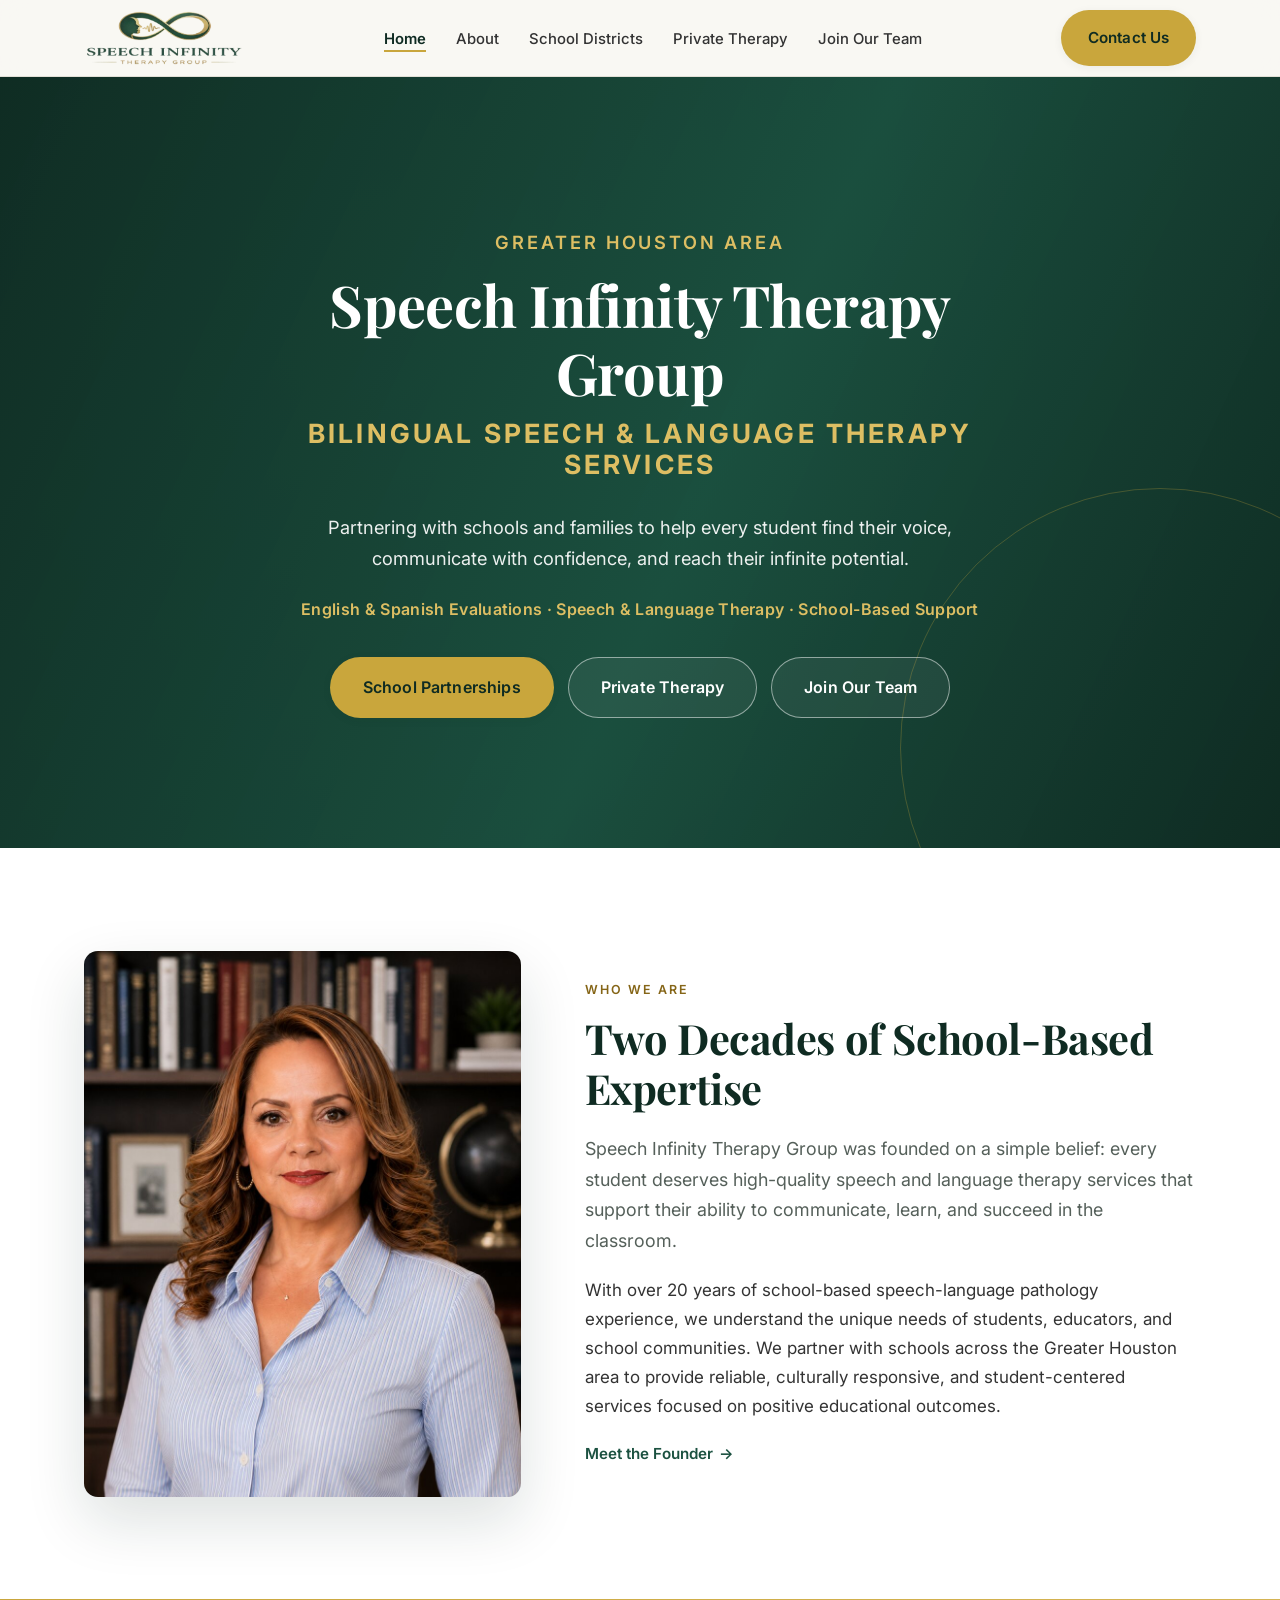
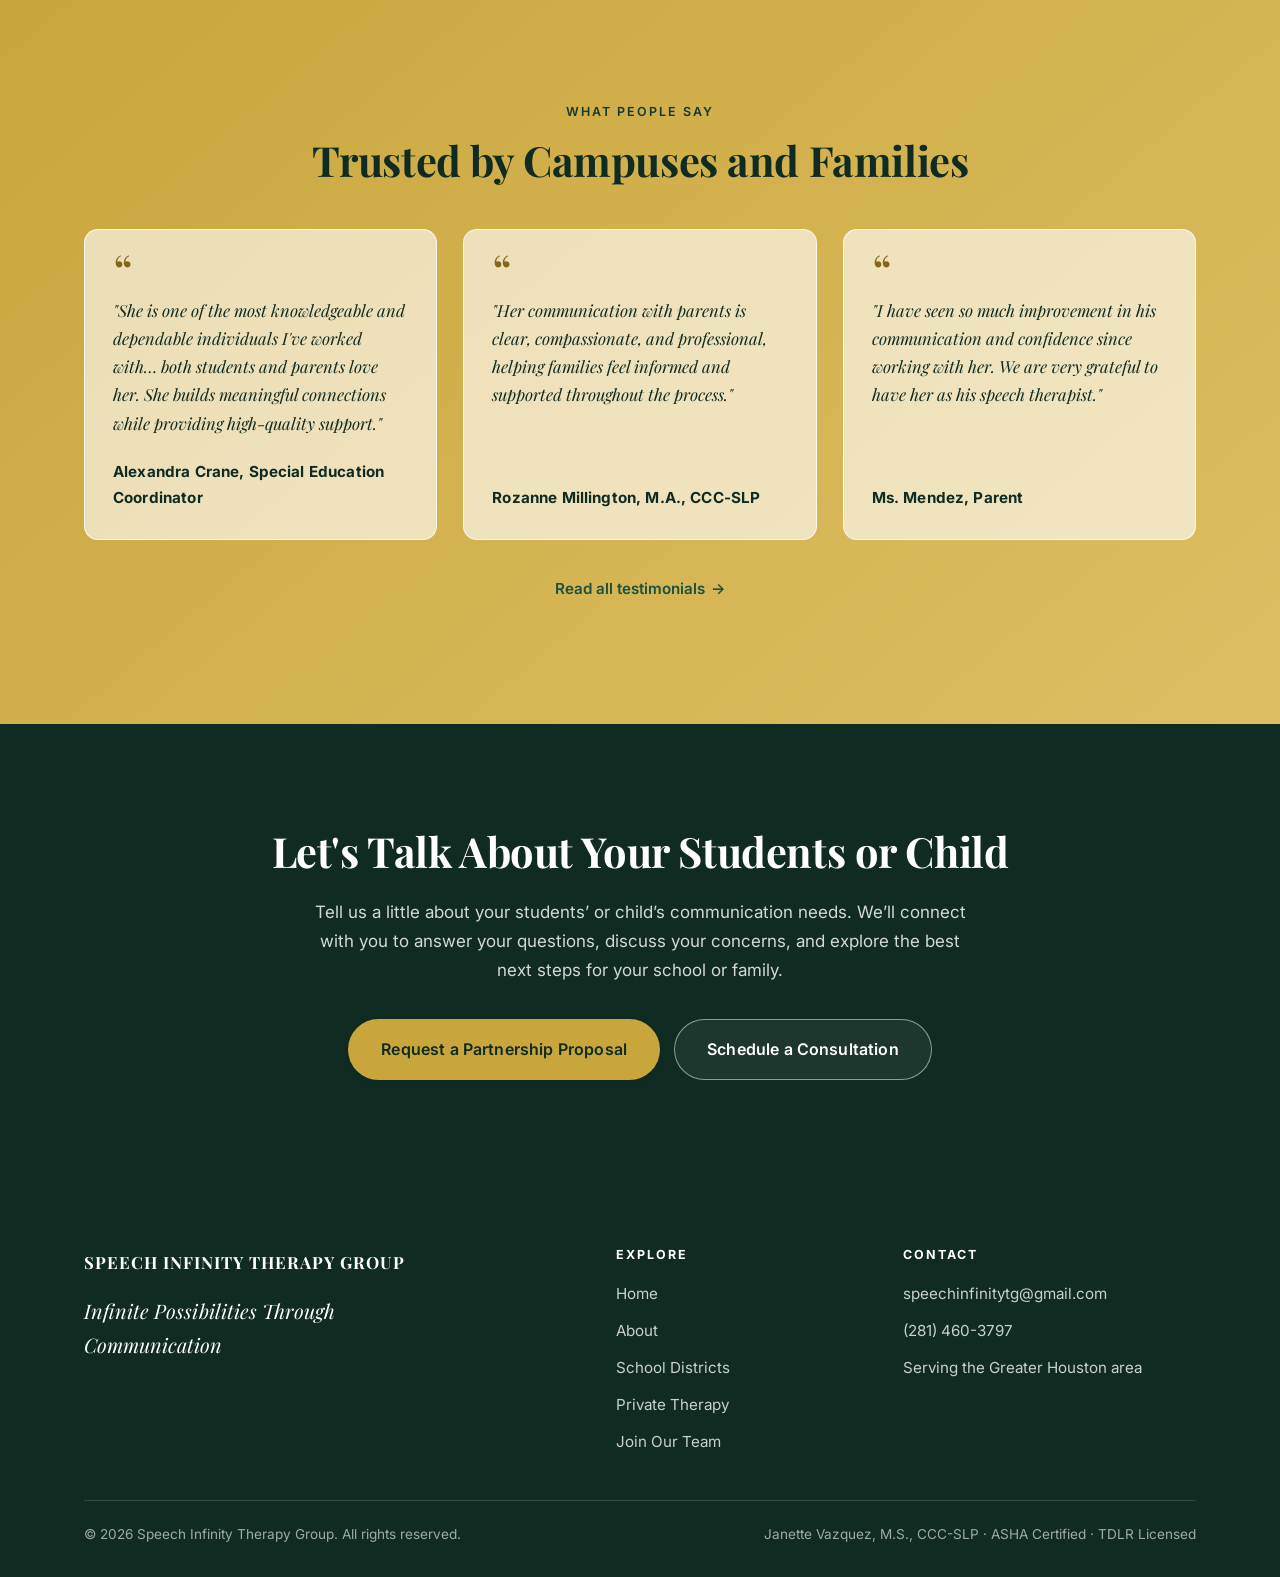
<file: index.html>
<!DOCTYPE html>
<html lang="en">
<head>
<meta charset="utf-8">
<meta name="viewport" content="width=device-width, initial-scale=1">
<title>Speech Infinity Therapy Group | Bilingual Speech Therapy in Houston</title>
<meta name="description" content="Speech Infinity Therapy Group provides bilingual speech-language pathology services to schools and families across the Greater Houston area. 20+ years of school-based experience.">
<link rel="canonical" href="https://speechinfinitytg.com/">
<meta property="og:type" content="website">
<meta property="og:site_name" content="Speech Infinity Therapy Group">
<meta property="og:title" content="Speech Infinity Therapy Group | Bilingual Speech Therapy in Houston">
<meta property="og:description" content="Speech Infinity Therapy Group provides bilingual speech-language pathology services to schools and families across the Greater Houston area. 20+ years of school-based experience.">
<meta property="og:url" content="https://speechinfinitytg.com/">
<meta property="og:image" content="https://speechinfinitytg.com/images/social-card.png">
<meta property="og:image:width" content="1200">
<meta property="og:image:height" content="630">
<meta property="og:locale" content="en_US">
<meta name="twitter:card" content="summary_large_image">
<meta name="twitter:title" content="Speech Infinity Therapy Group | Bilingual Speech Therapy in Houston">
<meta name="twitter:description" content="Speech Infinity Therapy Group provides bilingual speech-language pathology services to schools and families across the Greater Houston area. 20+ years of school-based experience.">
<meta name="twitter:image" content="https://speechinfinitytg.com/images/social-card.png">
<meta name="theme-color" content="#0F2B22">
<link rel="icon" href="images/favicon.png" type="image/png">
<link rel="apple-touch-icon" href="images/favicon.png">
<link rel="preconnect" href="https://fonts.googleapis.com">
<link rel="preconnect" href="https://fonts.gstatic.com" crossorigin>
<link href="https://fonts.googleapis.com/css2?family=Playfair+Display:wght@500;600;700&family=Inter:wght@400;500;600;700&display=swap" rel="stylesheet">
<link rel="stylesheet" href="css/style.css">
</head>
<body>

<a class="skip-link" href="#main">Skip to main content</a>

<header class="site-header">
  <div class="wrap nav">
    <a class="brand brand-logo" href="index.html">
      <img src="images/logo.png" alt="Speech Infinity Therapy Group">
      <span class="brand-text">
        <span class="brand-name">Speech Infinity</span>
        <span class="brand-sub">Therapy Group</span>
      </span>
    </a>
    <nav aria-label="Main"><ul class="nav-links" id="navLinks">
      <li><a href="index.html" class="active" aria-current="page">Home</a></li>
      <li><a href="about.html">About</a></li>
      <li><a href="schools.html">School Districts</a></li>
      <li><a href="private.html">Private Therapy</a></li>
      <li><a href="careers.html">Join Our Team</a></li>
      <li class="mobile-cta"><a href="schools.html#contact">Contact Us</a></li>
    </ul></nav>
    <div class="nav-cta">
      <a href="schools.html#contact" class="btn btn-gold">Contact Us</a>
      <button class="hamburger" id="hamburger" aria-label="Toggle navigation" aria-expanded="false">
        <span></span><span></span><span></span>
      </button>
    </div>
  </div>
</header>

<main id="main" tabindex="-1">

  <!-- HERO -->
  <section class="hero hero-home">
    <div class="wrap hero-inner">
      <p class="eyebrow">Greater Houston Area</p>
      <h1>Speech Infinity Therapy Group
        <span class="accent">Bilingual Speech &amp; Language Therapy Services</span></h1>
      <p>Partnering with schools and families to help every student find their voice, communicate with
        confidence, and reach their infinite potential.</p>
      <p class="hero-tags"><span>English &amp; Spanish Evaluations</span> &middot; <span>Speech &amp; Language Therapy</span> &middot; <span>School-Based Support</span></p>
      <div class="hero-ctas">
        <a href="schools.html" class="btn btn-gold btn-lg">School Partnerships</a>
        <a href="private.html" class="btn btn-ghost-light btn-lg">Private Therapy</a>
        <a href="careers.html" class="btn btn-ghost-light btn-lg">Join Our Team</a>
      </div>
    </div>
  </section>

  <!-- ABOUT SNIPPET -->
  <section class="bg-white">
    <div class="wrap split">
      <div class="portrait reveal">
        <img src="images/janette-vazquez-headshot.jpg" width="900" height="1125" loading="lazy" decoding="async" alt="Janette Vazquez, M.S., CCC-SLP, founder of Speech Infinity Therapy Group">
      </div>
      <div class="reveal">
        <p class="eyebrow">Who We Are</p>
        <h2>Two Decades of School-Based Expertise</h2>
        <p class="lede">Speech Infinity Therapy Group was founded on a simple belief: every student deserves
          high-quality speech and language therapy services that support their ability to communicate, learn, and succeed
          in the classroom.</p>
        <p>With over 20 years of school-based speech-language pathology experience, we understand the unique needs
          of students, educators, and school communities. We partner with schools across the Greater Houston area
          to provide reliable, culturally responsive, and student-centered services focused on positive
          educational outcomes.</p>
        <a href="about.html" class="textlink">Meet the Founder</a>
      </div>
    </div>
  </section>

  <!-- SOCIAL PROOF -->
  <section class="bg-gold">
    <div class="wrap">
      <div class="section-head center">
        <p class="eyebrow">What People Say</p>
        <h2>Trusted by Campuses and Families</h2>
      </div>
      <div class="testimonial-grid">
        <blockquote class="testimonial reveal">
          <p>"She is one of the most knowledgeable and dependable individuals I've worked with… both students and
            parents love her. She builds meaningful connections while providing high-quality support."</p>
          <footer><span class="t-attrib">Alexandra Crane, Special Education Coordinator</span></footer>
        </blockquote>
        <blockquote class="testimonial reveal">
          <p>"Her communication with parents is clear, compassionate, and professional, helping families feel
            informed and supported throughout the process."</p>
          <footer><span class="t-attrib">Rozanne Millington, M.A., CCC-SLP</span></footer>
        </blockquote>
        <blockquote class="testimonial reveal">
          <p>"I have seen so much improvement in his communication and confidence since working with her. We are
            very grateful to have her as his speech therapist."</p>
          <footer><span class="t-attrib">Ms. Mendez, Parent</span></footer>
        </blockquote>
      </div>
      <p class="center" style="margin-top:34px"><a href="about.html#testimonials" class="textlink">Read all testimonials</a></p>
    </div>
  </section>

  <!-- CTA BAND -->
  <section class="bg-green cta-band">
    <div class="wrap">
      <h2>Let's Talk About Your Students or Child</h2>
      <p>Tell us a little about your students&rsquo; or child&rsquo;s communication needs. We&rsquo;ll connect
        with you to answer your questions, discuss your concerns, and explore the best next steps for your school
        or family.</p>
      <div class="hero-ctas">
        <a href="schools.html#contact" class="btn btn-gold btn-lg">Request a Partnership Proposal</a>
        <a href="private.html#contact" class="btn btn-ghost-light btn-lg">Schedule a Consultation</a>
      </div>
    </div>
  </section>

</main>

<footer class="site-footer">
  <div class="wrap">
    <div class="footer-grid">
      <div class="footer-brand">
        <span class="brand-name">Speech Infinity Therapy Group</span>
        <p class="footer-slogan">Infinite Possibilities Through Communication</p>
      </div>
      <div>
        <h2 class="footer-head">Explore</h2>
        <ul>
          <li><a href="index.html">Home</a></li>
          <li><a href="about.html">About</a></li>
          <li><a href="schools.html">School Districts</a></li>
          <li><a href="private.html">Private Therapy</a></li>
          <li><a href="careers.html">Join Our Team</a></li>
        </ul>
      </div>
      <div>
        <h2 class="footer-head">Contact</h2>
        <ul>
          <li><a href="mailto:speechinfinitytg@gmail.com">speechinfinitytg@gmail.com</a></li>
          <li><a href="tel:+12814603797">(281) 460-3797</a></li>
          <li>Serving the Greater Houston area</li>
        </ul>
      </div>
    </div>
    <div class="footer-bottom">
      <span>&copy; <span data-year></span> Speech Infinity Therapy Group. All rights reserved.</span>
      <span>Janette Vazquez, M.S., CCC-SLP · ASHA Certified · TDLR Licensed</span>
    </div>
  </div>
</footer>

<script src="js/main.js"></script>
<!-- Cloudflare Web Analytics -->
<script defer src="https://static.cloudflareinsights.com/beacon.min.js" data-cf-beacon='{"token": "REPLACE_WITH_CF_ANALYTICS_TOKEN"}'></script>
</body>
</html>
</file>
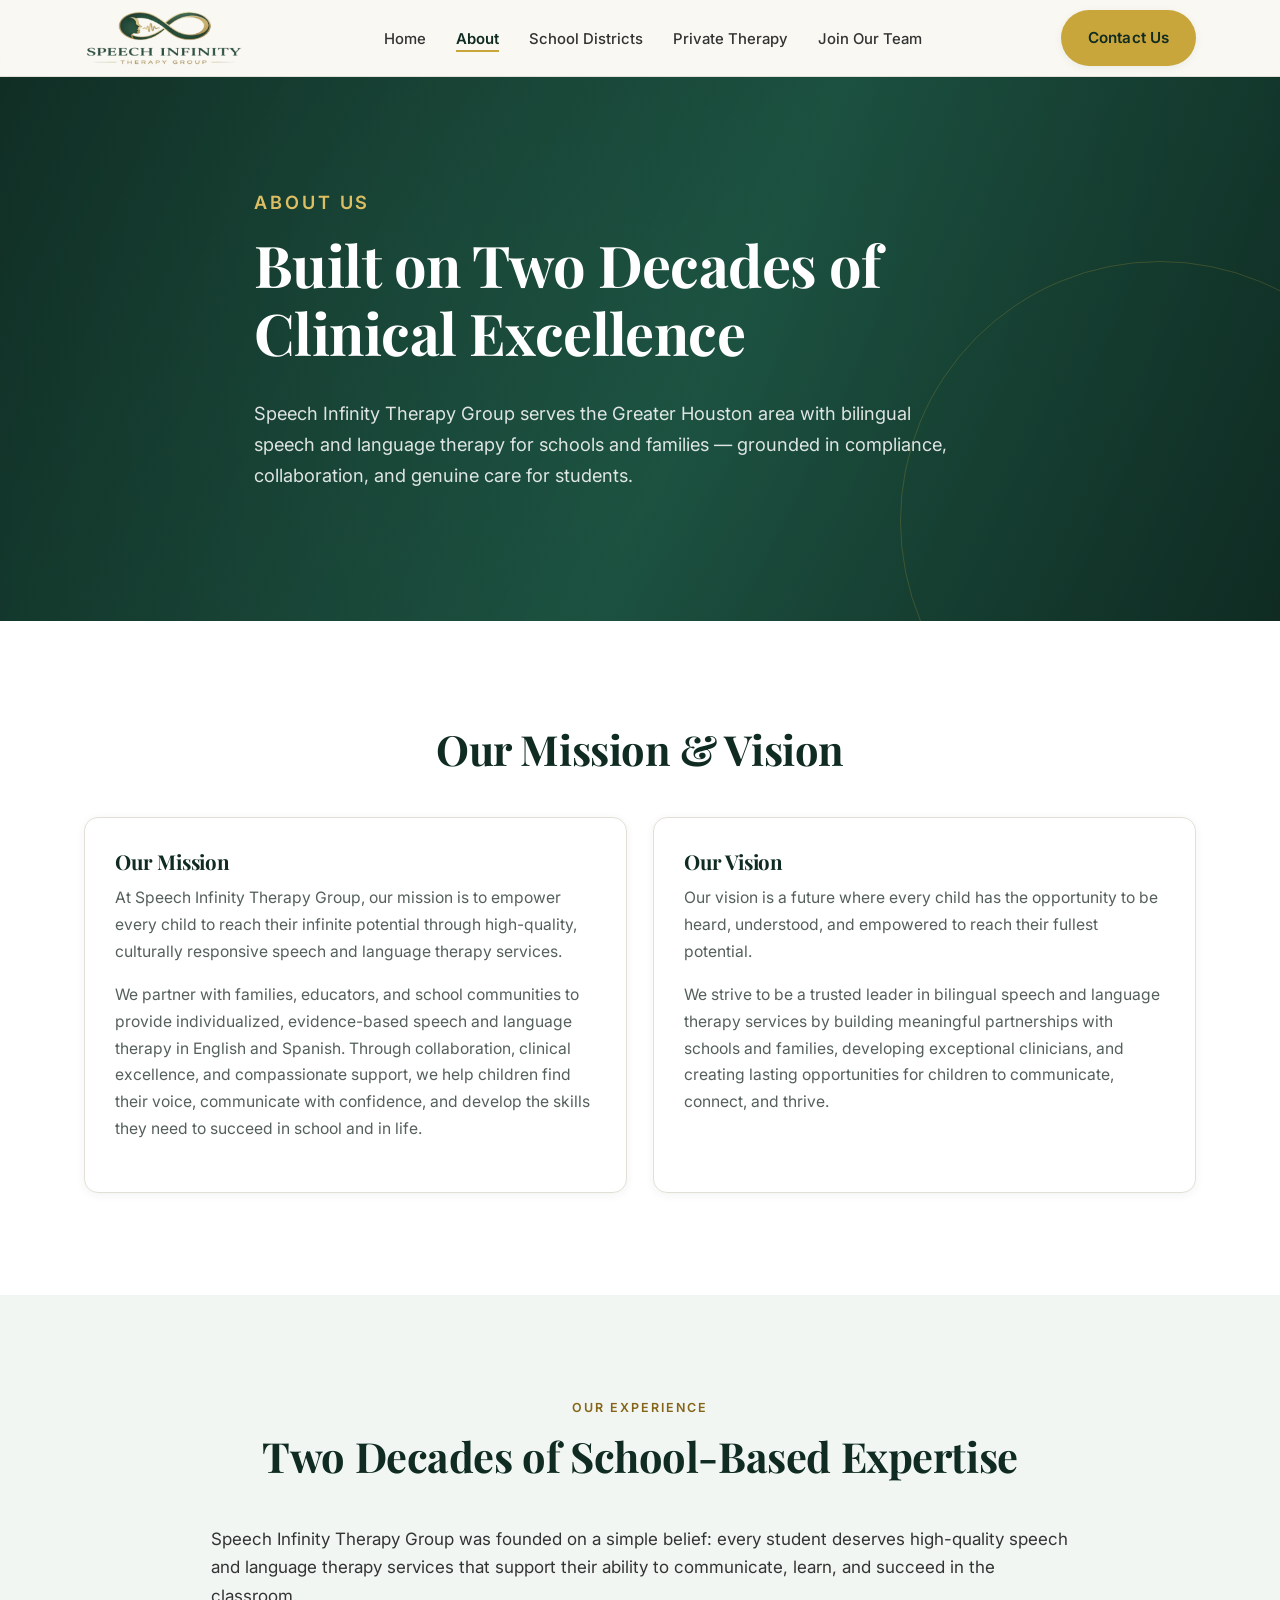
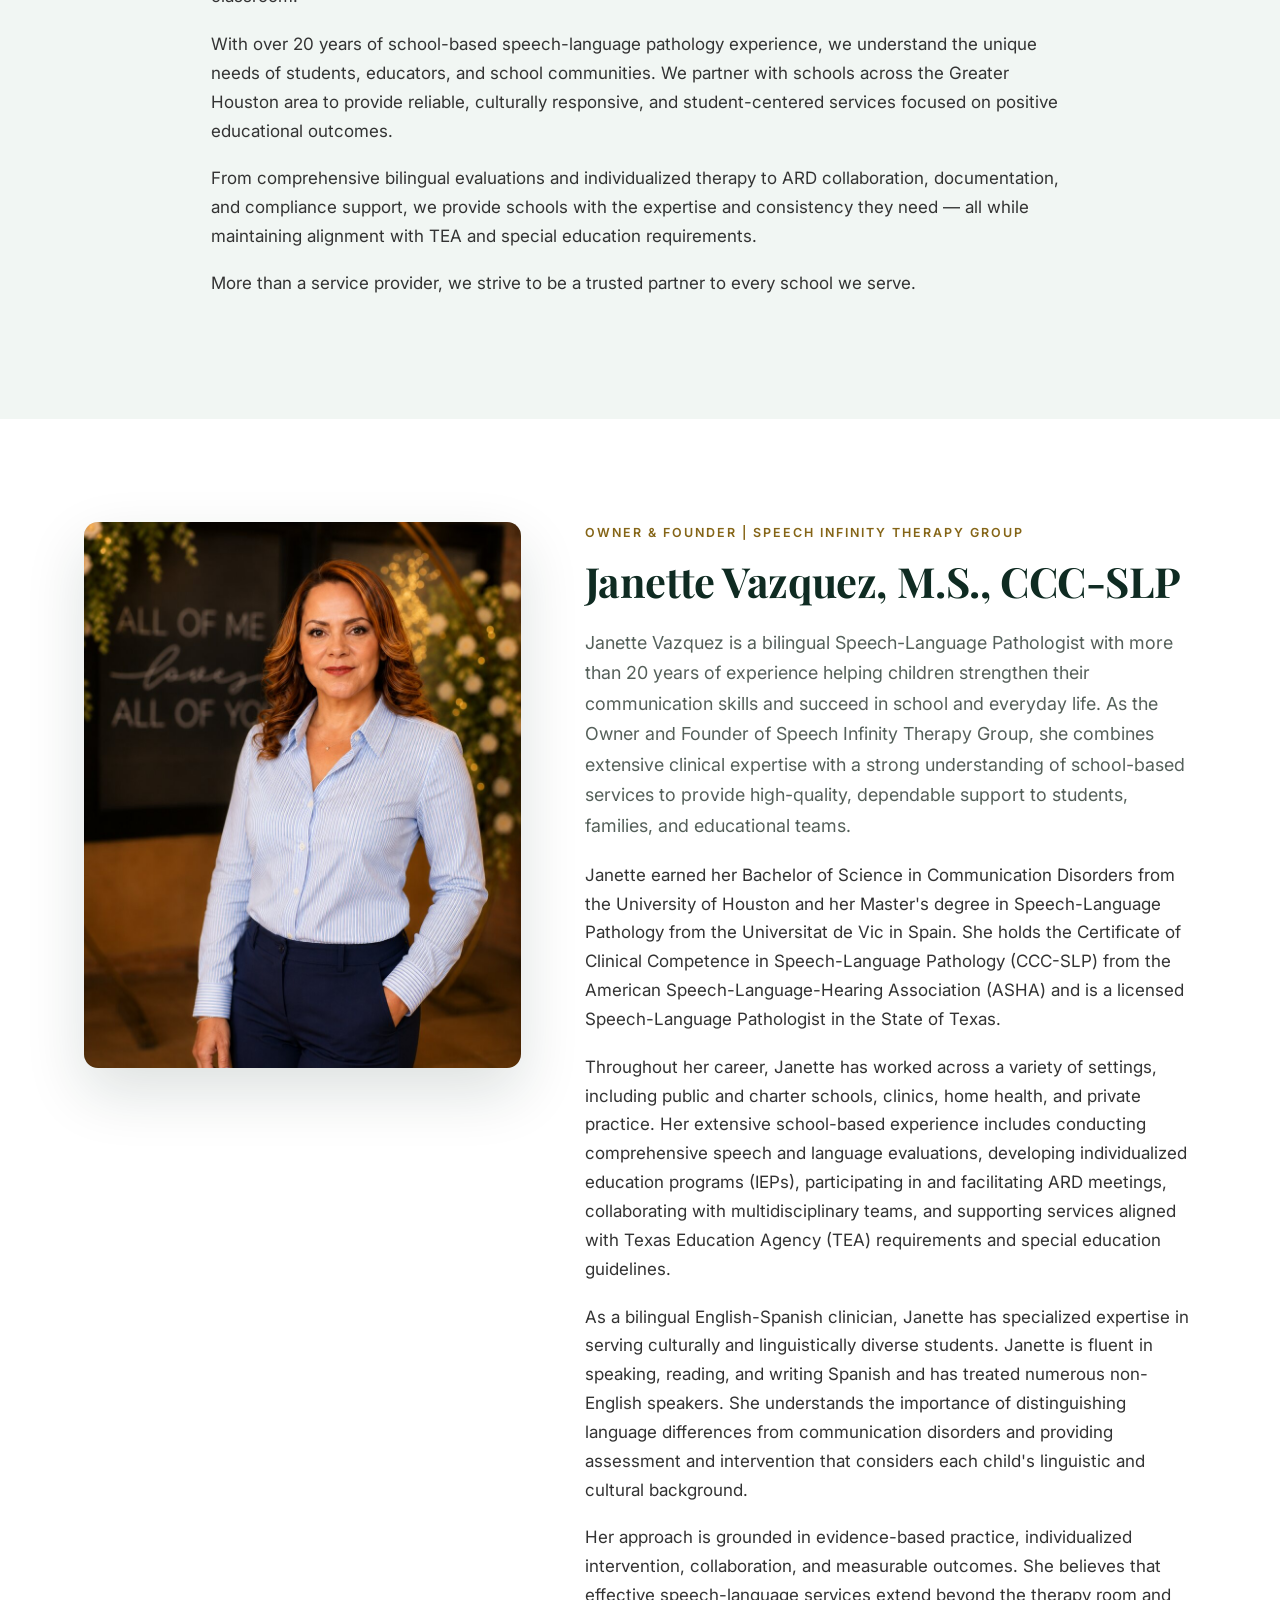
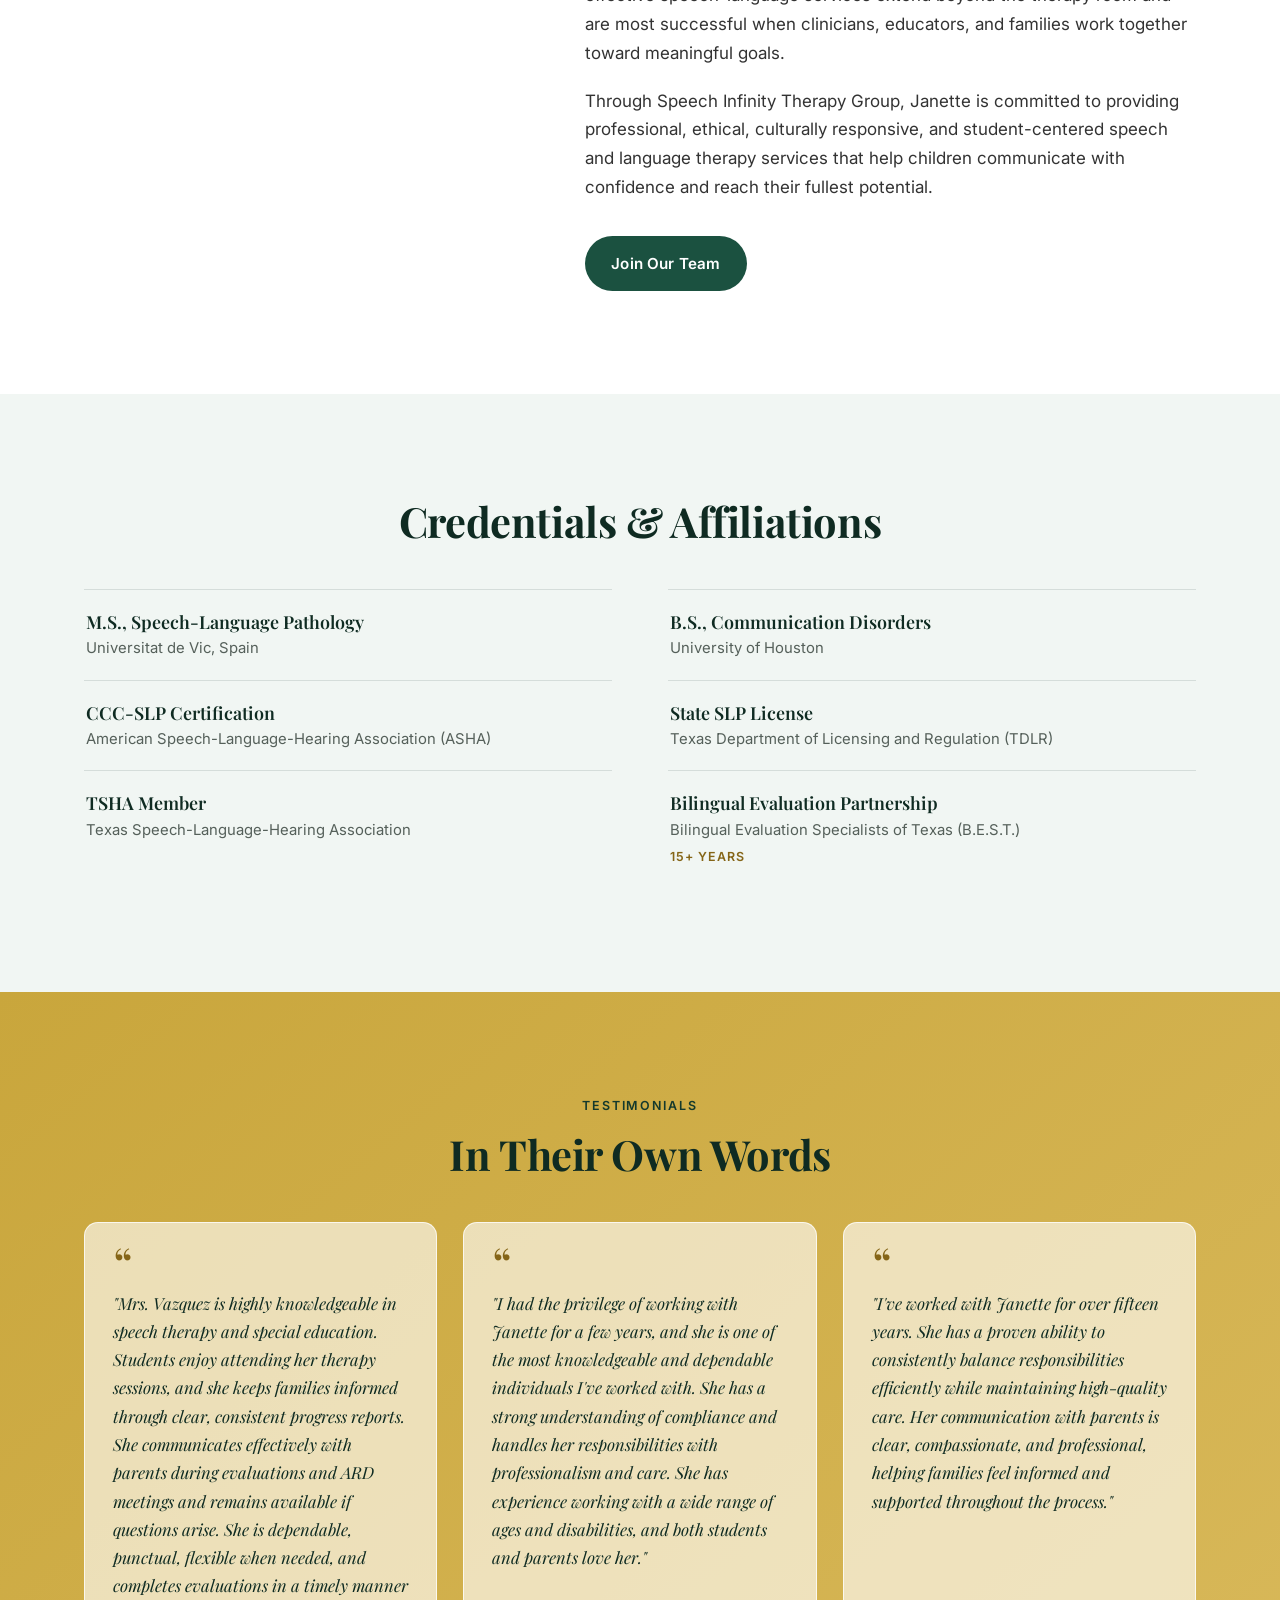
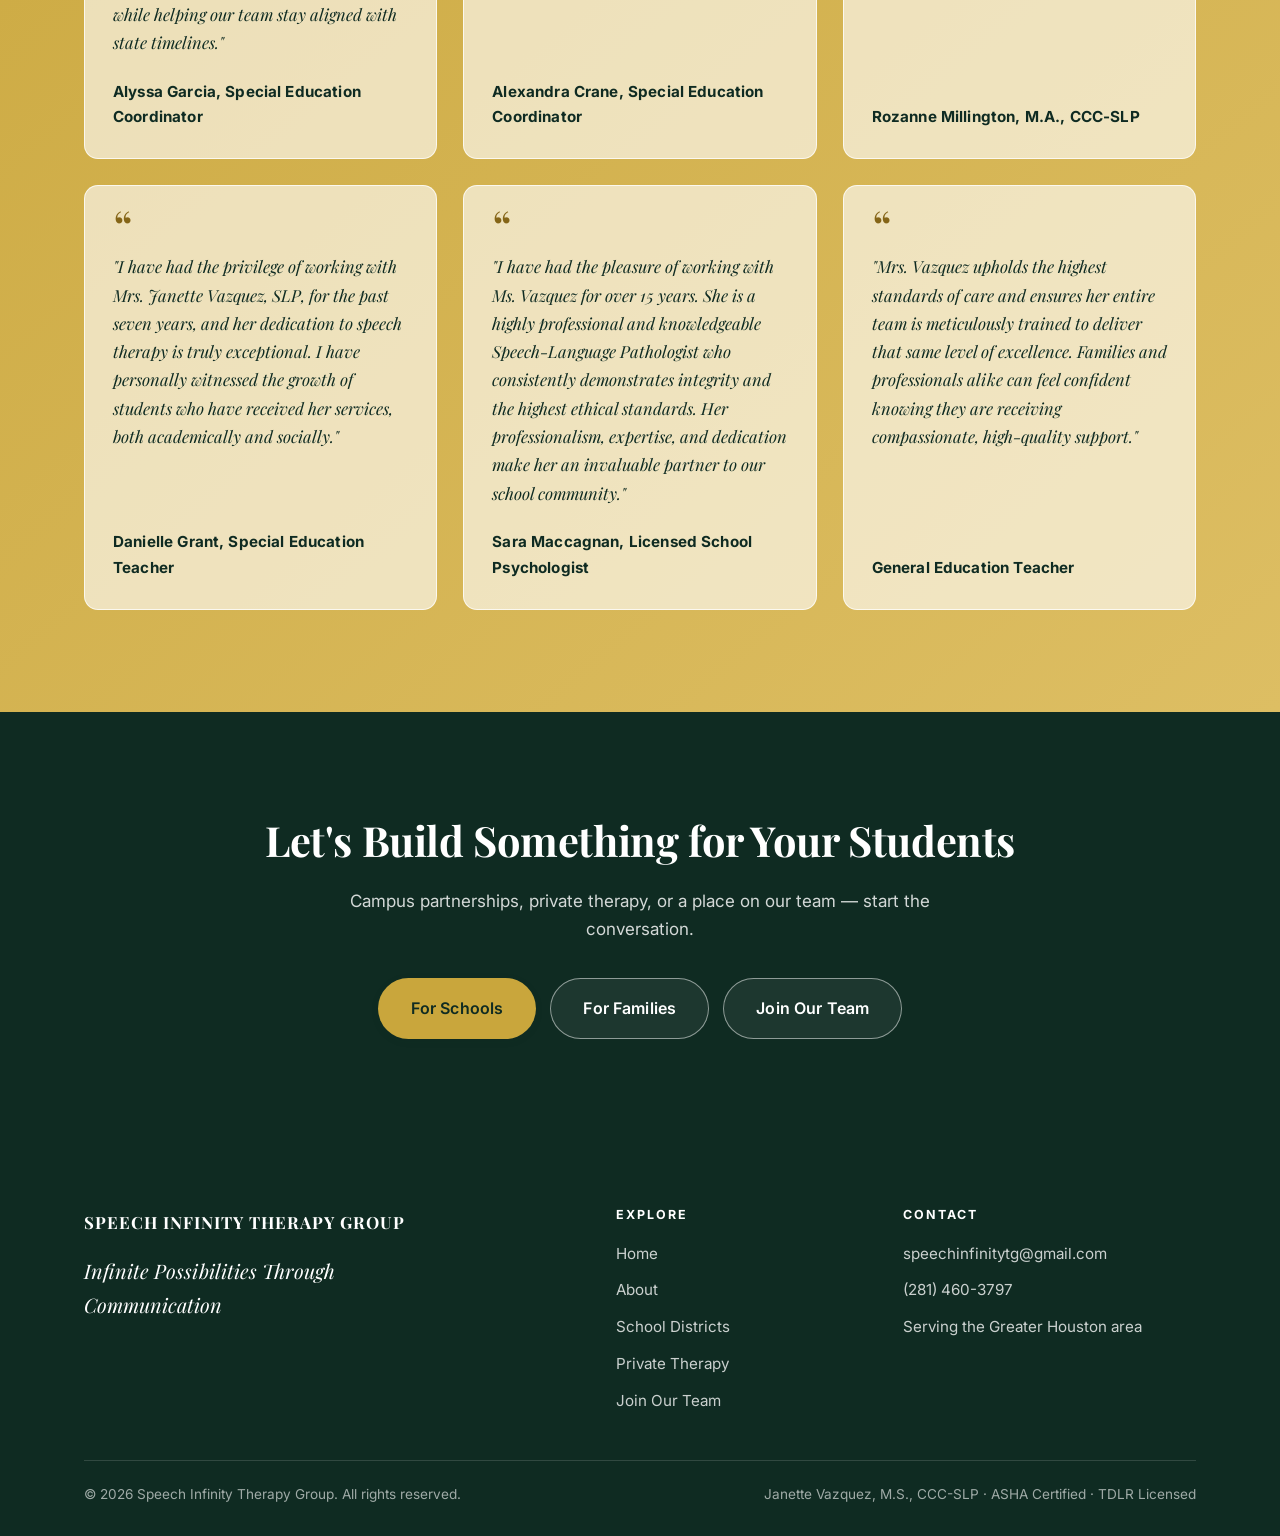
<file: about.html>
<!DOCTYPE html>
<html lang="en">
<head>
<meta charset="utf-8">
<meta name="viewport" content="width=device-width, initial-scale=1">
<title>About &amp; Meet the Founder | Speech Infinity Therapy Group</title>
<meta name="description" content="Meet Janette Vazquez, M.S., CCC-SLP — owner and founder of Speech Infinity Therapy Group, a bilingual speech-language pathologist with 20+ years of school and private practice experience in Houston.">
<link rel="canonical" href="https://speechinfinitytg.com/about.html">
<meta property="og:type" content="website">
<meta property="og:site_name" content="Speech Infinity Therapy Group">
<meta property="og:title" content="About &amp; Meet the Founder | Speech Infinity Therapy Group">
<meta property="og:description" content="Meet Janette Vazquez, M.S., CCC-SLP — owner and founder of Speech Infinity Therapy Group, a bilingual speech-language pathologist with 20+ years of school and private practice experience in Houston.">
<meta property="og:url" content="https://speechinfinitytg.com/about.html">
<meta property="og:image" content="https://speechinfinitytg.com/images/social-card.png">
<meta property="og:image:width" content="1200">
<meta property="og:image:height" content="630">
<meta property="og:locale" content="en_US">
<meta name="twitter:card" content="summary_large_image">
<meta name="twitter:title" content="About &amp; Meet the Founder | Speech Infinity Therapy Group">
<meta name="twitter:description" content="Meet Janette Vazquez, M.S., CCC-SLP — owner and founder of Speech Infinity Therapy Group, a bilingual speech-language pathologist with 20+ years of school and private practice experience in Houston.">
<meta name="twitter:image" content="https://speechinfinitytg.com/images/social-card.png">
<meta name="theme-color" content="#0F2B22">
<link rel="icon" href="images/favicon.png" type="image/png">
<link rel="apple-touch-icon" href="images/favicon.png">
<link rel="preconnect" href="https://fonts.googleapis.com">
<link rel="preconnect" href="https://fonts.gstatic.com" crossorigin>
<link href="https://fonts.googleapis.com/css2?family=Playfair+Display:wght@500;600;700&family=Inter:wght@400;500;600;700&display=swap" rel="stylesheet">
<link rel="stylesheet" href="css/style.css">
</head>
<body>

<a class="skip-link" href="#main">Skip to main content</a>

<header class="site-header">
  <div class="wrap nav">
    <a class="brand brand-logo" href="index.html">
      <img src="images/logo.png" alt="Speech Infinity Therapy Group">
      <span class="brand-text">
        <span class="brand-name">Speech Infinity</span>
        <span class="brand-sub">Therapy Group</span>
      </span>
    </a>
    <nav aria-label="Main"><ul class="nav-links" id="navLinks">
      <li><a href="index.html">Home</a></li>
      <li><a href="about.html" class="active" aria-current="page">About</a></li>
      <li><a href="schools.html">School Districts</a></li>
      <li><a href="private.html">Private Therapy</a></li>
      <li><a href="careers.html">Join Our Team</a></li>
      <li class="mobile-cta"><a href="schools.html#contact">Contact Us</a></li>
    </ul></nav>
    <div class="nav-cta">
      <a href="schools.html#contact" class="btn btn-gold">Contact Us</a>
      <button class="hamburger" id="hamburger" aria-label="Toggle navigation" aria-expanded="false">
        <span></span><span></span><span></span>
      </button>
    </div>
  </div>
</header>

<main id="main" tabindex="-1">

  <section class="hero page-hero">
    <div class="wrap hero-inner">
      <p class="eyebrow">About Us</p>
      <h1>Built on Two Decades of Clinical Excellence</h1>
      <p>Speech Infinity Therapy Group serves the Greater Houston area with bilingual speech and language therapy
        for schools and families — grounded in compliance, collaboration, and genuine care for students.</p>
    </div>
  </section>

  <!-- MISSION & VISION -->
  <section class="bg-white">
    <div class="wrap">
      <div class="section-head center">
        <h2>Our Mission &amp; Vision</h2>
      </div>
      <div class="grid grid-2">
        <article class="card reveal">
          <h3>Our Mission</h3>
          <p>At Speech Infinity Therapy Group, our mission is to empower every child to reach their infinite
            potential through high-quality, culturally responsive speech and language therapy services.</p>
          <p>We partner with families, educators, and school communities to provide individualized,
            evidence-based speech and language therapy in English and Spanish. Through collaboration, clinical
            excellence, and compassionate support, we help children find their voice, communicate with confidence, and develop
            the skills they need to succeed in school and in life.</p>
        </article>
        <article class="card reveal">
          <h3>Our Vision</h3>
          <p>Our vision is a future where every child has the opportunity to be heard, understood, and empowered
            to reach their fullest potential.</p>
          <p>We strive to be a trusted leader in bilingual speech and language therapy services by building
            meaningful partnerships with schools and families, developing exceptional clinicians, and creating lasting
            opportunities for children to communicate, connect, and thrive.</p>
        </article>
      </div>
    </div>
  </section>

  <!-- SCHOOL-BASED EXPERTISE -->
  <section class="bg-mint">
    <div class="wrap">
      <div class="section-head center">
        <p class="eyebrow">Our Experience</p>
        <h2>Two Decades of School-Based Expertise</h2>
      </div>
      <div class="prose reveal">
        <p>Speech Infinity Therapy Group was founded on a simple belief: every student deserves high-quality
          speech and language therapy services that support their ability to communicate, learn, and succeed in the
          classroom.</p>
        <p>With over 20 years of school-based speech-language pathology experience, we understand the unique
          needs of students, educators, and school communities. We partner with schools across the Greater
          Houston area to provide reliable, culturally responsive, and student-centered services focused on
          positive educational outcomes.</p>
        <p>From comprehensive bilingual evaluations and individualized therapy to ARD collaboration,
          documentation, and compliance support, we provide schools with the expertise and consistency they
          need — all while maintaining alignment with TEA and special education requirements.</p>
        <p>More than a service provider, we strive to be a trusted partner to every school we serve.</p>
      </div>
    </div>
  </section>

  <!-- FOUNDER SPOTLIGHT -->
  <section class="bg-white">
    <div class="wrap split split-top">
      <div class="portrait reveal">
        <img src="images/janette-vazquez-portrait.jpg" width="900" height="1125" loading="lazy" decoding="async" alt="Janette Vazquez, M.S., CCC-SLP, owner and founder of Speech Infinity Therapy Group">
      </div>
      <div class="reveal">
        <p class="eyebrow">Owner &amp; Founder | Speech Infinity Therapy Group</p>
        <h2>Janette Vazquez, M.S., CCC-SLP</h2>
        <p class="lede">Janette Vazquez is a bilingual Speech-Language Pathologist with more than 20 years of
          experience helping children strengthen their communication skills and succeed in school and everyday
          life. As the Owner and Founder of Speech Infinity Therapy Group, she combines extensive clinical
          expertise with a strong understanding of school-based services to provide high-quality, dependable
          support to students, families, and educational teams.</p>
        <p>Janette earned her Bachelor of Science in Communication Disorders from the University of Houston and
          her Master's degree in Speech-Language Pathology from the Universitat de Vic in Spain. She holds the
          Certificate of Clinical Competence in Speech-Language Pathology (CCC-SLP) from the American
          Speech-Language-Hearing Association (ASHA) and is a licensed Speech-Language Pathologist in the State
          of Texas.</p>
        <p>Throughout her career, Janette has worked across a variety of settings, including public and charter
          schools, clinics, home health, and private practice. Her extensive school-based experience includes
          conducting comprehensive speech and language evaluations, developing individualized education programs
          (IEPs), participating in and facilitating ARD meetings, collaborating with multidisciplinary teams, and
          supporting services aligned with Texas Education Agency (TEA) requirements and special education
          guidelines.</p>
        <p>As a bilingual English-Spanish clinician, Janette has specialized expertise in serving culturally and
          linguistically diverse students. Janette is fluent in speaking, reading, and writing Spanish and has
          treated numerous non-English speakers. She understands the importance of distinguishing language
          differences from communication disorders and providing assessment and intervention that considers each
          child's linguistic and cultural background.</p>
        <p>Her approach is grounded in evidence-based practice, individualized intervention, collaboration, and
          measurable outcomes. She believes that effective speech-language services extend beyond the therapy
          room and are most successful when clinicians, educators, and families work together toward meaningful
          goals.</p>
        <p>Through Speech Infinity Therapy Group, Janette is committed to providing professional, ethical,
          culturally responsive, and student-centered speech and language therapy services that help children communicate
          with confidence and reach their fullest potential.</p>
        <div class="hero-ctas">
          <a href="careers.html" class="btn btn-green">Join Our Team</a>
        </div>
      </div>
    </div>
  </section>

  <!-- CREDENTIALS -->
  <section class="bg-mint">
    <div class="wrap">
      <div class="section-head center">
        <h2>Credentials &amp; Affiliations</h2>
      </div>
      <ul class="creds">
        <li class="reveal">
          <span class="cred-name">M.S., Speech-Language Pathology</span>
          <span class="cred-issuer">Universitat de Vic, Spain</span>
        </li>
        <li class="reveal">
          <span class="cred-name">B.S., Communication Disorders</span>
          <span class="cred-issuer">University of Houston</span>
        </li>
        <li class="reveal">
          <span class="cred-name">CCC-SLP Certification</span>
          <span class="cred-issuer">American Speech-Language-Hearing Association (ASHA)</span>
        </li>
        <li class="reveal">
          <span class="cred-name">State SLP License</span>
          <span class="cred-issuer">Texas Department of Licensing and Regulation (TDLR)</span>
        </li>
        <li class="reveal">
          <span class="cred-name">TSHA Member</span>
          <span class="cred-issuer">Texas Speech-Language-Hearing Association</span>
        </li>
        <li class="reveal">
          <span class="cred-name">Bilingual Evaluation Partnership</span>
          <span class="cred-issuer">Bilingual Evaluation Specialists of Texas (B.E.S.T.)</span>
          <span class="cred-note">15+ years</span>
        </li>
      </ul>
    </div>
  </section>

  <!-- TESTIMONIALS -->
  <section id="testimonials" class="bg-gold">
    <div class="wrap">
      <div class="section-head center">
        <p class="eyebrow">Testimonials</p>
        <h2>In Their Own Words</h2>
      </div>
      <div class="testimonial-grid">
        <blockquote class="testimonial reveal">
          <p>"Mrs. Vazquez is highly knowledgeable in speech therapy and special education. Students enjoy
            attending her therapy sessions, and she keeps families informed through clear, consistent progress
            reports. She communicates effectively with parents during evaluations and ARD meetings and remains
            available if questions arise. She is dependable, punctual, flexible when needed, and completes
            evaluations in a timely manner while helping our team stay aligned with state timelines."</p>
          <footer><span class="t-attrib">Alyssa Garcia, Special Education Coordinator</span></footer>
        </blockquote>

        <blockquote class="testimonial reveal">
          <p>"I had the privilege of working with Janette for a few years, and she is one of the most knowledgeable
            and dependable individuals I've worked with. She has a strong understanding of compliance and handles
            her responsibilities with professionalism and care. She has experience working with a wide range of
            ages and disabilities, and both students and parents love her."</p>
          <footer><span class="t-attrib">Alexandra Crane, Special Education Coordinator</span></footer>
        </blockquote>

        <blockquote class="testimonial reveal">
          <p>"I've worked with Janette for over fifteen years. She has a proven ability to consistently balance
            responsibilities efficiently while maintaining high-quality care. Her communication with parents is
            clear, compassionate, and professional, helping families feel informed and supported throughout the
            process."</p>
          <footer><span class="t-attrib">Rozanne Millington, M.A., CCC-SLP</span></footer>
        </blockquote>

        <blockquote class="testimonial reveal">
          <p>"I have had the privilege of working with Mrs. Janette Vazquez, SLP, for the past seven years, and
            her dedication to speech therapy is truly exceptional. I have personally witnessed the growth of
            students who have received her services, both academically and socially."</p>
          <footer><span class="t-attrib">Danielle Grant, Special Education Teacher</span></footer>
        </blockquote>

        <blockquote class="testimonial reveal">
          <p>"I have had the pleasure of working with Ms. Vazquez for over 15 years. She is a highly professional
            and knowledgeable Speech-Language Pathologist who consistently demonstrates integrity and the highest
            ethical standards. Her professionalism, expertise, and dedication make her an invaluable partner to
            our school community."</p>
          <footer><span class="t-attrib">Sara Maccagnan, Licensed School Psychologist</span></footer>
        </blockquote>


        <blockquote class="testimonial reveal">
          <p>"Mrs. Vazquez upholds the highest standards of care and ensures her entire team is meticulously
            trained to deliver that same level of excellence. Families and professionals alike can feel confident
            knowing they are receiving compassionate, high-quality support."</p>
          <footer><span class="t-attrib">General Education Teacher</span></footer>
        </blockquote>
      </div>

      <!-- Reviews submitted through the form below and approved by the practice.
           Rendered client-side; the section stays hidden if there are none. -->
      <div class="testimonial-grid" id="communityReviews" data-reviews
           data-endpoint="https://tc-forms.technicalcreations.workers.dev/r/speech-infinity"
           hidden></div>

    </div>
  </section>

  <section class="bg-green cta-band">
    <div class="wrap">
      <h2>Let's Build Something for Your Students</h2>
      <p>Campus partnerships, private therapy, or a place on our team — start the conversation.</p>
      <div class="hero-ctas">
        <a href="schools.html#contact" class="btn btn-gold btn-lg">For Schools</a>
        <a href="private.html#contact" class="btn btn-ghost-light btn-lg">For Families</a>
        <a href="careers.html" class="btn btn-ghost-light btn-lg">Join Our Team</a>
      </div>
    </div>
  </section>

</main>

<footer class="site-footer">
  <div class="wrap">
    <div class="footer-grid">
      <div class="footer-brand">
        <span class="brand-name">Speech Infinity Therapy Group</span>
        <p class="footer-slogan">Infinite Possibilities Through Communication</p>
      </div>
      <div>
        <h2 class="footer-head">Explore</h2>
        <ul>
          <li><a href="index.html">Home</a></li>
          <li><a href="about.html">About</a></li>
          <li><a href="schools.html">School Districts</a></li>
          <li><a href="private.html">Private Therapy</a></li>
          <li><a href="careers.html">Join Our Team</a></li>
        </ul>
      </div>
      <div>
        <h2 class="footer-head">Contact</h2>
        <ul>
          <li><a href="mailto:speechinfinitytg@gmail.com">speechinfinitytg@gmail.com</a></li>
          <li><a href="tel:+12814603797">(281) 460-3797</a></li>
          <li>Serving the Greater Houston area</li>
        </ul>
      </div>
    </div>
    <div class="footer-bottom">
      <span>&copy; <span data-year></span> Speech Infinity Therapy Group. All rights reserved.</span>
      <span>Janette Vazquez, M.S., CCC-SLP · ASHA Certified · TDLR Licensed</span>
    </div>
  </div>
</footer>

<script src="js/main.js"></script>
<!-- Cloudflare Web Analytics -->
<script defer src="https://static.cloudflareinsights.com/beacon.min.js" data-cf-beacon='{"token": "REPLACE_WITH_CF_ANALYTICS_TOKEN"}'></script>
</body>
</html>
</file>
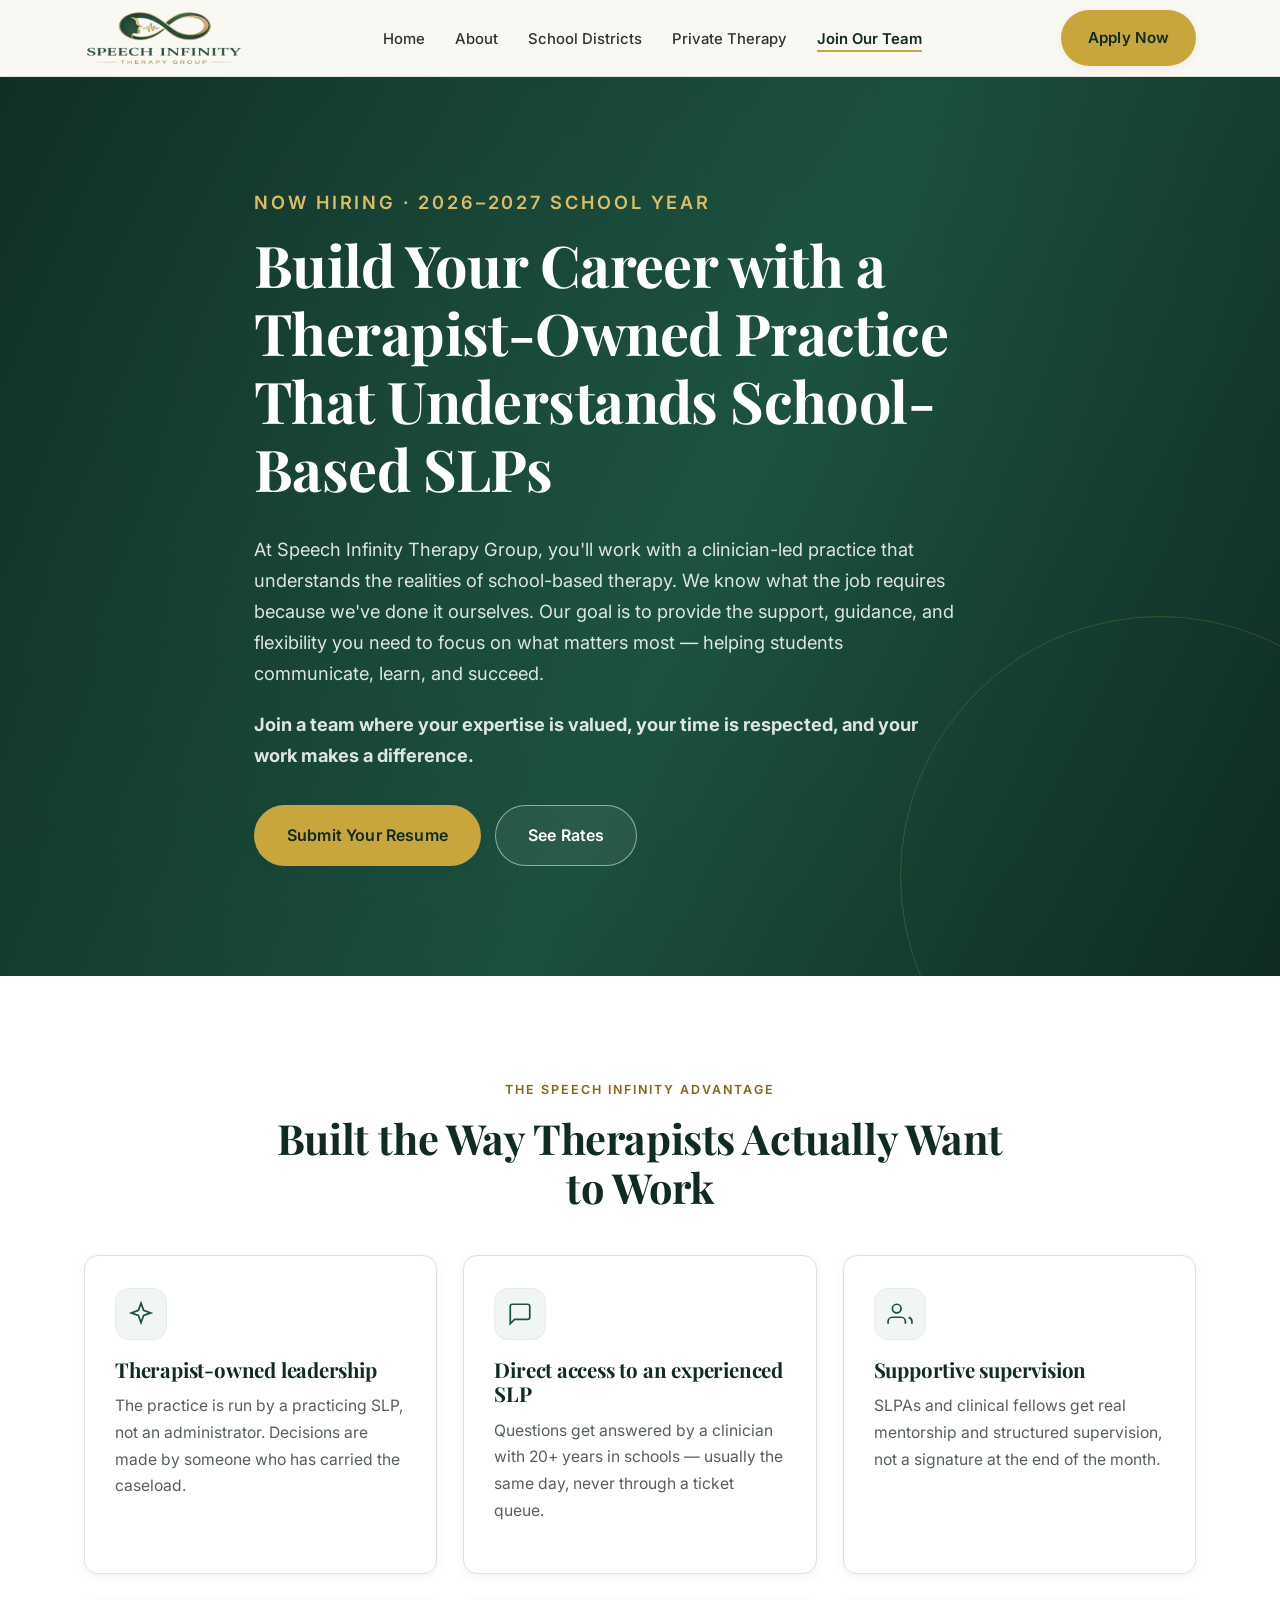
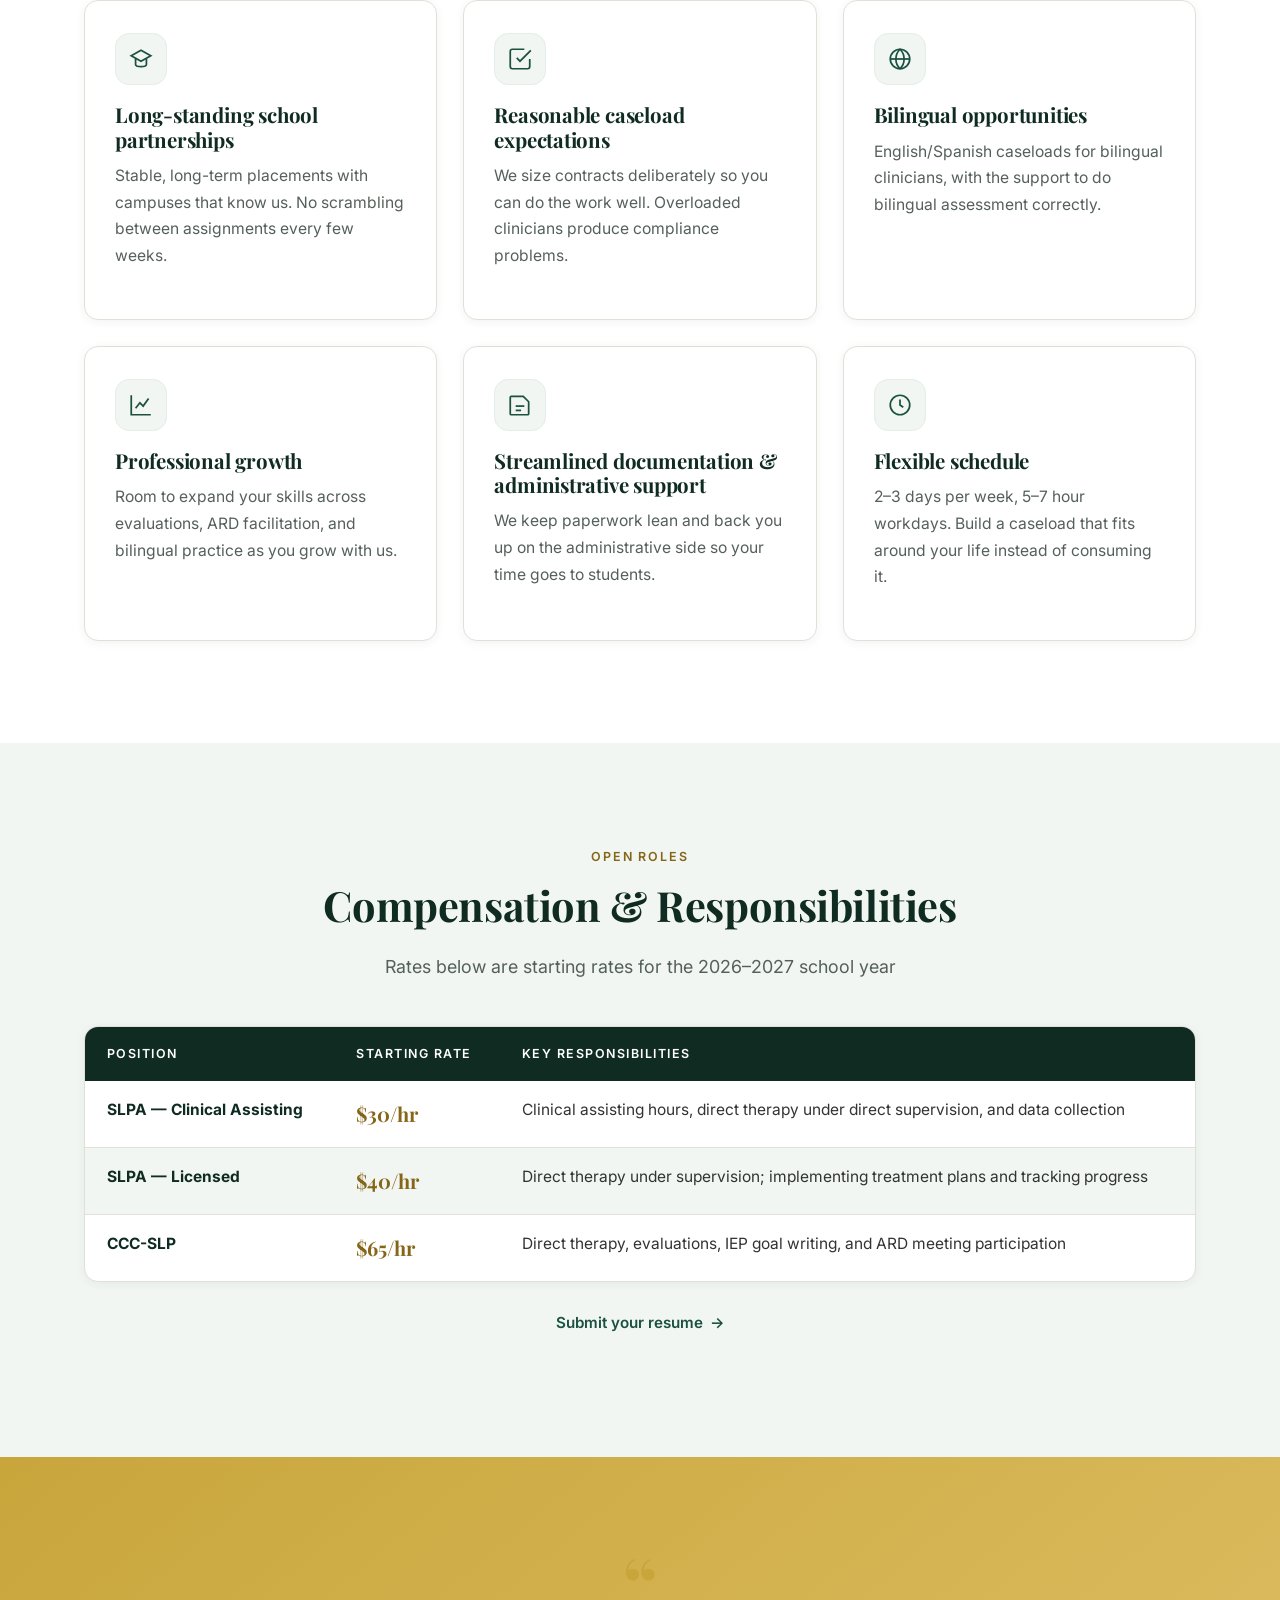
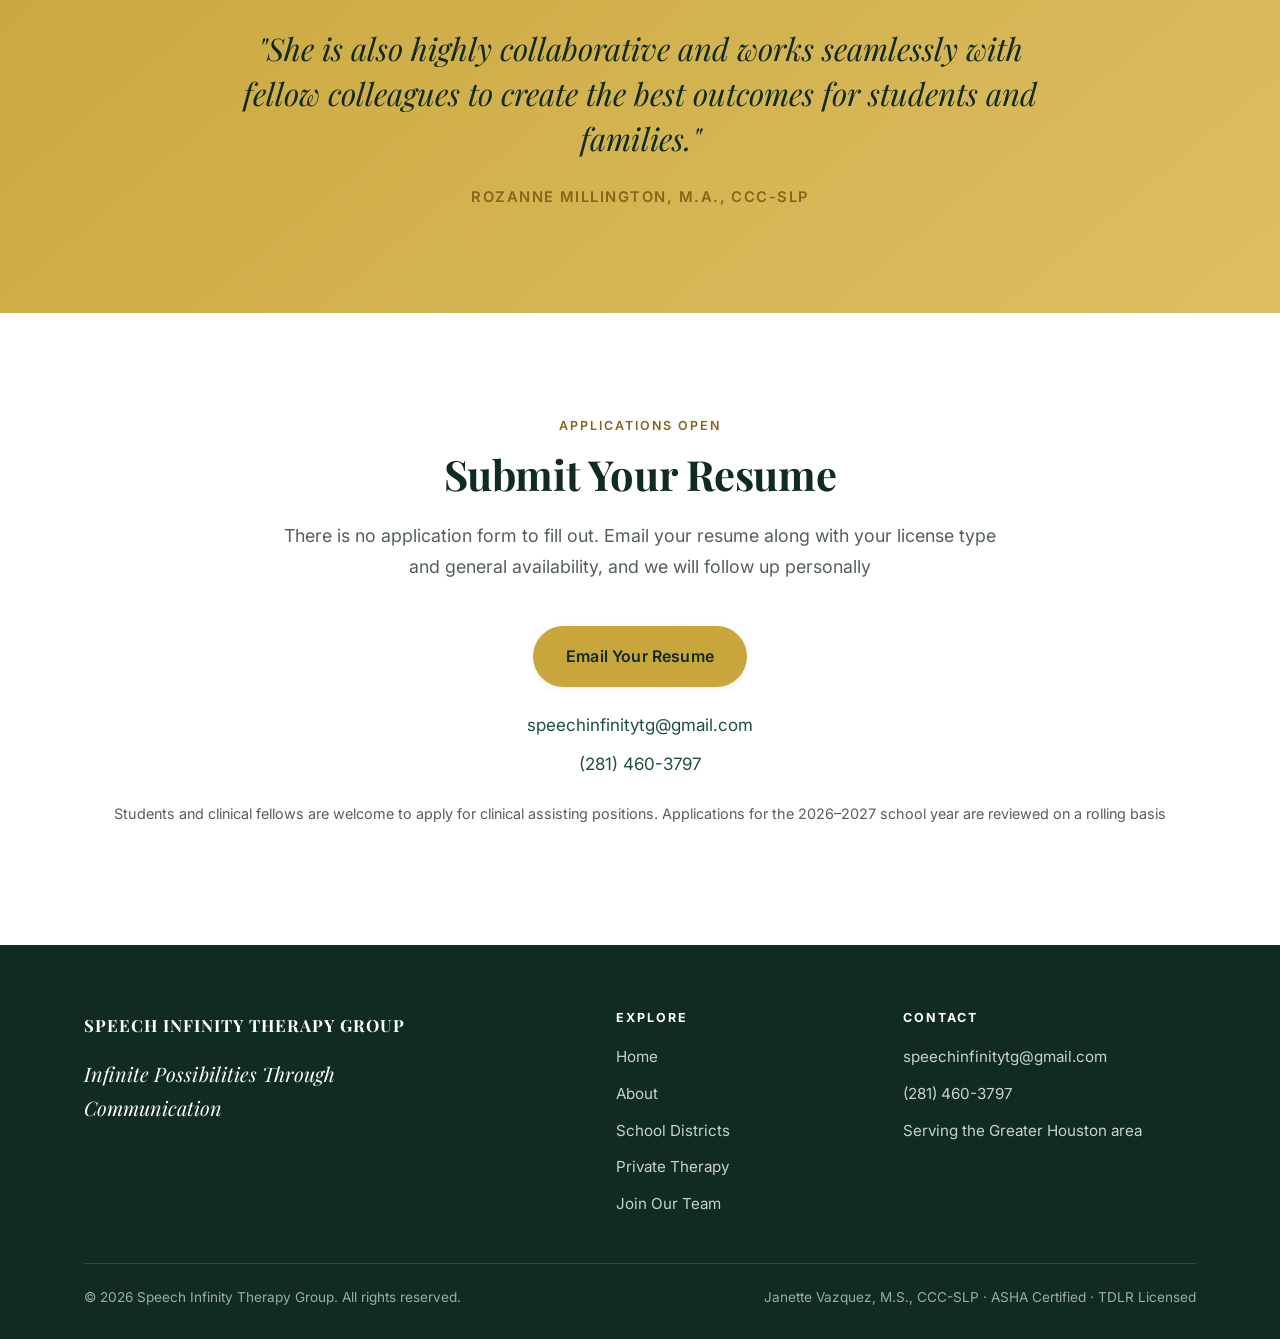
<file: careers.html>
<!DOCTYPE html>
<html lang="en">
<head>
<meta charset="utf-8">
<meta name="viewport" content="width=device-width, initial-scale=1">
<title>Join Our Team | Speech Infinity Therapy Group</title>
<meta name="description" content="SLP and SLPA contract positions for the 2026–2027 school year supporting schools across the Greater Houston area. Flexible schedules, manageable caseloads, 1099 contractor roles.">
<link rel="canonical" href="https://speechinfinitytg.com/careers.html">
<meta property="og:type" content="website">
<meta property="og:site_name" content="Speech Infinity Therapy Group">
<meta property="og:title" content="Join Our Team | Speech Infinity Therapy Group">
<meta property="og:description" content="SLP and SLPA contract positions for the 2026–2027 school year supporting schools across the Greater Houston area. Flexible schedules, manageable caseloads, 1099 contractor roles.">
<meta property="og:url" content="https://speechinfinitytg.com/careers.html">
<meta property="og:image" content="https://speechinfinitytg.com/images/social-card.png">
<meta property="og:image:width" content="1200">
<meta property="og:image:height" content="630">
<meta property="og:locale" content="en_US">
<meta name="twitter:card" content="summary_large_image">
<meta name="twitter:title" content="Join Our Team | Speech Infinity Therapy Group">
<meta name="twitter:description" content="SLP and SLPA contract positions for the 2026–2027 school year supporting schools across the Greater Houston area. Flexible schedules, manageable caseloads, 1099 contractor roles.">
<meta name="twitter:image" content="https://speechinfinitytg.com/images/social-card.png">
<meta name="theme-color" content="#0F2B22">
<link rel="icon" href="images/favicon.png" type="image/png">
<link rel="apple-touch-icon" href="images/favicon.png">
<link rel="preconnect" href="https://fonts.googleapis.com">
<link rel="preconnect" href="https://fonts.gstatic.com" crossorigin>
<link href="https://fonts.googleapis.com/css2?family=Playfair+Display:wght@500;600;700&family=Inter:wght@400;500;600;700&display=swap" rel="stylesheet">
<link rel="stylesheet" href="css/style.css">
</head>
<body>

<a class="skip-link" href="#main">Skip to main content</a>

<header class="site-header">
  <div class="wrap nav">
    <a class="brand brand-logo" href="index.html">
      <img src="images/logo.png" alt="Speech Infinity Therapy Group">
      <span class="brand-text">
        <span class="brand-name">Speech Infinity</span>
        <span class="brand-sub">Therapy Group</span>
      </span>
    </a>
    <nav aria-label="Main"><ul class="nav-links" id="navLinks">
      <li><a href="index.html">Home</a></li>
      <li><a href="about.html">About</a></li>
      <li><a href="schools.html">School Districts</a></li>
      <li><a href="private.html">Private Therapy</a></li>
      <li><a href="careers.html" class="active" aria-current="page">Join Our Team</a></li>
      <li class="mobile-cta"><a href="#apply">Apply Now</a></li>
    </ul></nav>
    <div class="nav-cta">
      <a href="#apply" class="btn btn-gold">Apply Now</a>
      <button class="hamburger" id="hamburger" aria-label="Toggle navigation" aria-expanded="false">
        <span></span><span></span><span></span>
      </button>
    </div>
  </div>
</header>

<main id="main" tabindex="-1">

  <section class="hero page-hero">
    <div class="wrap hero-inner">
      <p class="eyebrow">Now Hiring · 2026–2027 School Year</p>
      <h1>Build Your Career with a Therapist-Owned Practice That Understands School-Based SLPs</h1>
      <p>At Speech Infinity Therapy Group, you'll work with a clinician-led practice that understands the
        realities of school-based therapy. We know what the job requires because we've done it ourselves. Our goal
        is to provide the support, guidance, and flexibility you need to focus on what matters most — helping
        students communicate, learn, and succeed.</p>
      <p><strong>Join a team where your expertise is valued, your time is respected, and your work makes a
        difference.</strong></p>
      <div class="hero-ctas">
        <a href="#apply" class="btn btn-gold btn-lg">Submit Your Resume</a>
        <a href="#roles" class="btn btn-ghost-light btn-lg">See Rates</a>
      </div>
    </div>
  </section>

  <!-- ADVANTAGE -->
  <section class="bg-white">
    <div class="wrap">
      <div class="section-head center">
        <p class="eyebrow">The Speech Infinity Advantage</p>
        <h2>Built the Way Therapists Actually Want to Work</h2>
      </div>
      <div class="grid grid-3">

        <article class="card reveal">
          <div class="icon-badge" aria-hidden="true">
            <svg viewBox="0 0 24 24"><path d="M12 2l2.4 6.6L21 11l-6.6 2.4L12 20l-2.4-6.6L3 11l6.6-2.4z"/></svg>
          </div>
          <h3>Therapist-owned leadership</h3>
          <p>The practice is run by a practicing SLP, not an administrator. Decisions are made by someone who has
            carried the caseload.</p>
        </article>

        <article class="card reveal">
          <div class="icon-badge" aria-hidden="true">
            <svg viewBox="0 0 24 24"><path d="M21 15a2 2 0 01-2 2H7l-4 4V5a2 2 0 012-2h14a2 2 0 012 2z"/></svg>
          </div>
          <h3>Direct access to an experienced SLP</h3>
          <p>Questions get answered by a clinician with 20+ years in schools — usually the same day, never through
            a ticket queue.</p>
        </article>

        <article class="card reveal">
          <div class="icon-badge" aria-hidden="true">
            <svg viewBox="0 0 24 24"><path d="M17 21v-2a4 4 0 00-4-4H5a4 4 0 00-4 4v2"/><circle cx="9" cy="7" r="4"/><path d="M23 21v-2a4 4 0 00-3-3.9"/></svg>
          </div>
          <h3>Supportive supervision</h3>
          <p>SLPAs and clinical fellows get real mentorship and structured supervision, not a signature at the end
            of the month.</p>
        </article>

        <article class="card reveal">
          <div class="icon-badge" aria-hidden="true">
            <svg viewBox="0 0 24 24"><path d="M3 9l9-5 9 5-9 5-9-5z"/><path d="M7 11.5V17c0 1.1 2.2 2 5 2s5-.9 5-2v-5.5"/></svg>
          </div>
          <h3>Long-standing school partnerships</h3>
          <p>Stable, long-term placements with campuses that know us. No scrambling between assignments every few
            weeks.</p>
        </article>

        <article class="card reveal">
          <div class="icon-badge" aria-hidden="true">
            <svg viewBox="0 0 24 24"><path d="M9 11l3 3L22 4"/><path d="M21 12v7a2 2 0 01-2 2H5a2 2 0 01-2-2V5a2 2 0 012-2h11"/></svg>
          </div>
          <h3>Reasonable caseload expectations</h3>
          <p>We size contracts deliberately so you can do the work well. Overloaded clinicians produce compliance
            problems.</p>
        </article>

        <article class="card reveal">
          <div class="icon-badge" aria-hidden="true">
            <svg viewBox="0 0 24 24"><circle cx="12" cy="12" r="9"/><path d="M3 12h18"/><path d="M12 3c2.5 2.5 3.8 5.6 3.8 9s-1.3 6.5-3.8 9c-2.5-2.5-3.8-5.6-3.8-9S9.5 5.5 12 3z"/></svg>
          </div>
          <h3>Bilingual opportunities</h3>
          <p>English/Spanish caseloads for bilingual clinicians, with the support to do bilingual assessment
            correctly.</p>
        </article>

        <article class="card reveal">
          <div class="icon-badge" aria-hidden="true">
            <svg viewBox="0 0 24 24"><path d="M3 3v18h18"/><path d="M7 15l4-5 3 3 5-7"/></svg>
          </div>
          <h3>Professional growth</h3>
          <p>Room to expand your skills across evaluations, ARD facilitation, and bilingual practice as you grow
            with us.</p>
        </article>

        <article class="card reveal">
          <div class="icon-badge" aria-hidden="true">
            <svg viewBox="0 0 24 24"><path d="M4 4h11l5 5v11a1 1 0 01-1 1H4a1 1 0 01-1-1V5a1 1 0 011-1z"/><path d="M8 13h8"/><path d="M8 17h5"/></svg>
          </div>
          <h3>Streamlined documentation &amp; administrative support</h3>
          <p>We keep paperwork lean and back you up on the administrative side so your time goes to students.</p>
        </article>

        <article class="card reveal">
          <div class="icon-badge" aria-hidden="true">
            <svg viewBox="0 0 24 24"><circle cx="12" cy="12" r="9"/><path d="M12 7v5l3 2"/></svg>
          </div>
          <h3>Flexible schedule</h3>
          <p>2–3 days per week, 5–7 hour workdays. Build a caseload that fits around your life instead of
            consuming it.</p>
        </article>

      </div>
    </div>
  </section>

  <!-- ROLES TABLE -->
  <section id="roles" class="bg-mint">
    <div class="wrap">
      <div class="section-head center">
        <p class="eyebrow">Open Roles</p>
        <h2>Compensation &amp; Responsibilities</h2>
        <p class="lede">Rates below are starting rates for the 2026–2027 school year</p>
      </div>
      <div class="table-wrap reveal">
        <table>
          <thead>
            <tr><th>Position</th><th>Starting Rate</th><th>Key Responsibilities</th></tr>
          </thead>
          <tbody>
            <tr>
              <td><strong>SLPA — Clinical Assisting</strong></td>
              <td class="rate">$30/hr</td>
              <td>Clinical assisting hours, direct therapy under direct supervision, and data collection</td>
            </tr>
            <tr>
              <td><strong>SLPA — Licensed</strong></td>
              <td class="rate">$40/hr</td>
              <td>Direct therapy under supervision; implementing treatment plans and tracking progress</td>
            </tr>
            <tr>
              <td><strong>CCC-SLP</strong></td>
              <td class="rate">$65/hr</td>
              <td>Direct therapy, evaluations, IEP goal writing, and ARD meeting participation</td>
            </tr>
          </tbody>
        </table>
      </div>
      <p class="center" style="margin-top:26px"><a href="#apply" class="textlink">Submit your resume</a></p>
    </div>
  </section>

  <!-- TEAM QUOTE -->
  <section class="bg-gold">
    <div class="wrap quote">
      <blockquote>"She is also highly collaborative and works seamlessly with fellow colleagues to create the best
        outcomes for students and families."</blockquote>
      <cite>Rozanne Millington, M.A., CCC-SLP</cite>
    </div>
  </section>

  <!-- APPLY -->
  <section id="apply" class="bg-white">
    <div class="wrap">
      <div class="section-head center">
        <p class="eyebrow">Applications Open</p>
        <h2>Submit Your Resume</h2>
        <p class="lede">There is no application form to fill out. Email your resume along with your license type
          and general availability, and we will follow up personally</p>
      </div>
      <div class="center">
        <p><a class="btn btn-gold btn-lg"
              href="mailto:speechinfinitytg@gmail.com?subject=SLP%2FSLPA%20Application%20%E2%80%94%20Speech%20Infinity%20Therapy%20Group">Email
          Your Resume</a></p>
        <p><a class="contact-link" href="mailto:speechinfinitytg@gmail.com">speechinfinitytg@gmail.com</a><br>
          <a class="contact-link" href="tel:+12814603797">(281) 460-3797</a></p>
        <p style="font-size:.9rem;color:var(--charcoal-soft)">Students and clinical fellows are welcome to apply
          for clinical assisting positions. Applications for the 2026–2027 school year are reviewed on a rolling
          basis</p>
      </div>
    </div>
  </section>

</main>

<footer class="site-footer">
  <div class="wrap">
    <div class="footer-grid">
      <div class="footer-brand">
        <span class="brand-name">Speech Infinity Therapy Group</span>
        <p class="footer-slogan">Infinite Possibilities Through Communication</p>
      </div>
      <div>
        <h2 class="footer-head">Explore</h2>
        <ul>
          <li><a href="index.html">Home</a></li>
          <li><a href="about.html">About</a></li>
          <li><a href="schools.html">School Districts</a></li>
          <li><a href="private.html">Private Therapy</a></li>
          <li><a href="careers.html">Join Our Team</a></li>
        </ul>
      </div>
      <div>
        <h2 class="footer-head">Contact</h2>
        <ul>
          <li><a href="mailto:speechinfinitytg@gmail.com">speechinfinitytg@gmail.com</a></li>
          <li><a href="tel:+12814603797">(281) 460-3797</a></li>
          <li>Serving the Greater Houston area</li>
        </ul>
      </div>
    </div>
    <div class="footer-bottom">
      <span>&copy; <span data-year></span> Speech Infinity Therapy Group. All rights reserved.</span>
      <span>Janette Vazquez, M.S., CCC-SLP · ASHA Certified · TDLR Licensed</span>
    </div>
  </div>
</footer>

<script src="js/main.js"></script>
<!-- Cloudflare Web Analytics -->
<script defer src="https://static.cloudflareinsights.com/beacon.min.js" data-cf-beacon='{"token": "REPLACE_WITH_CF_ANALYTICS_TOKEN"}'></script>
</body>
</html>
</file>
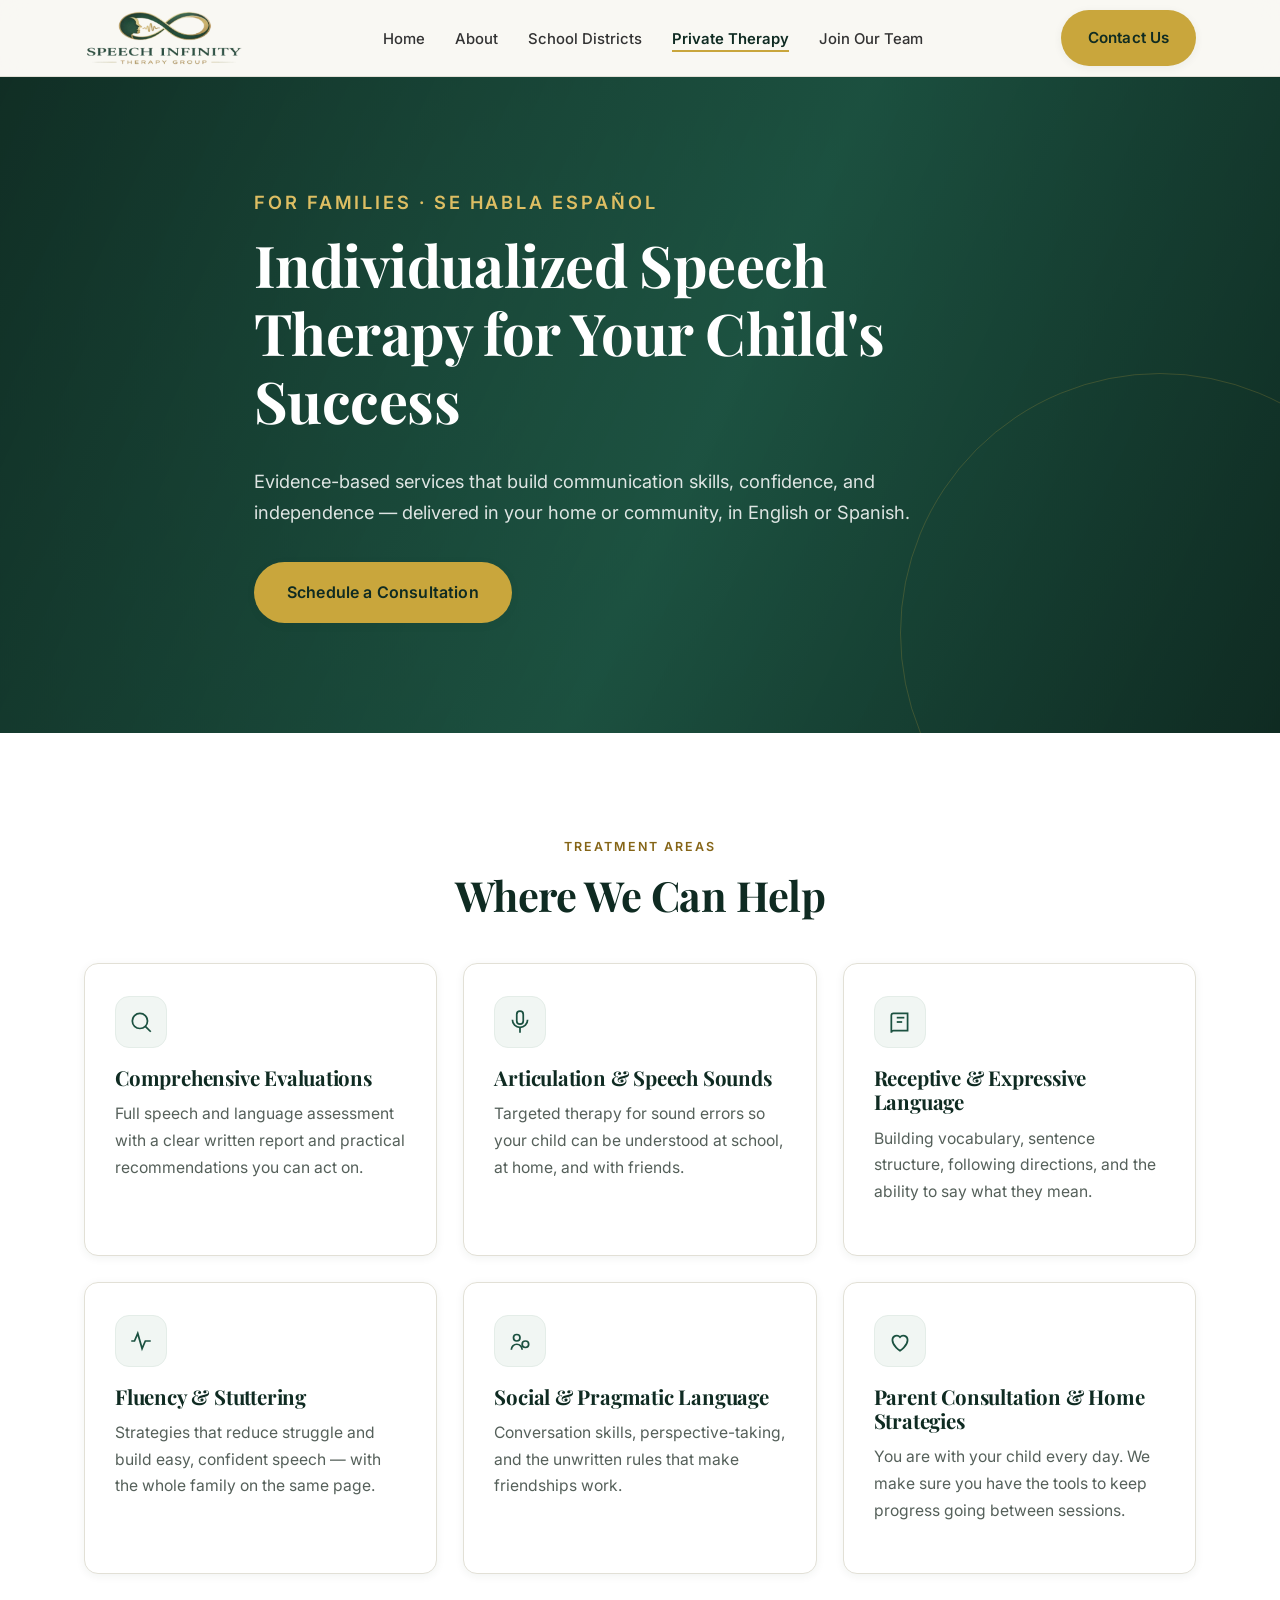
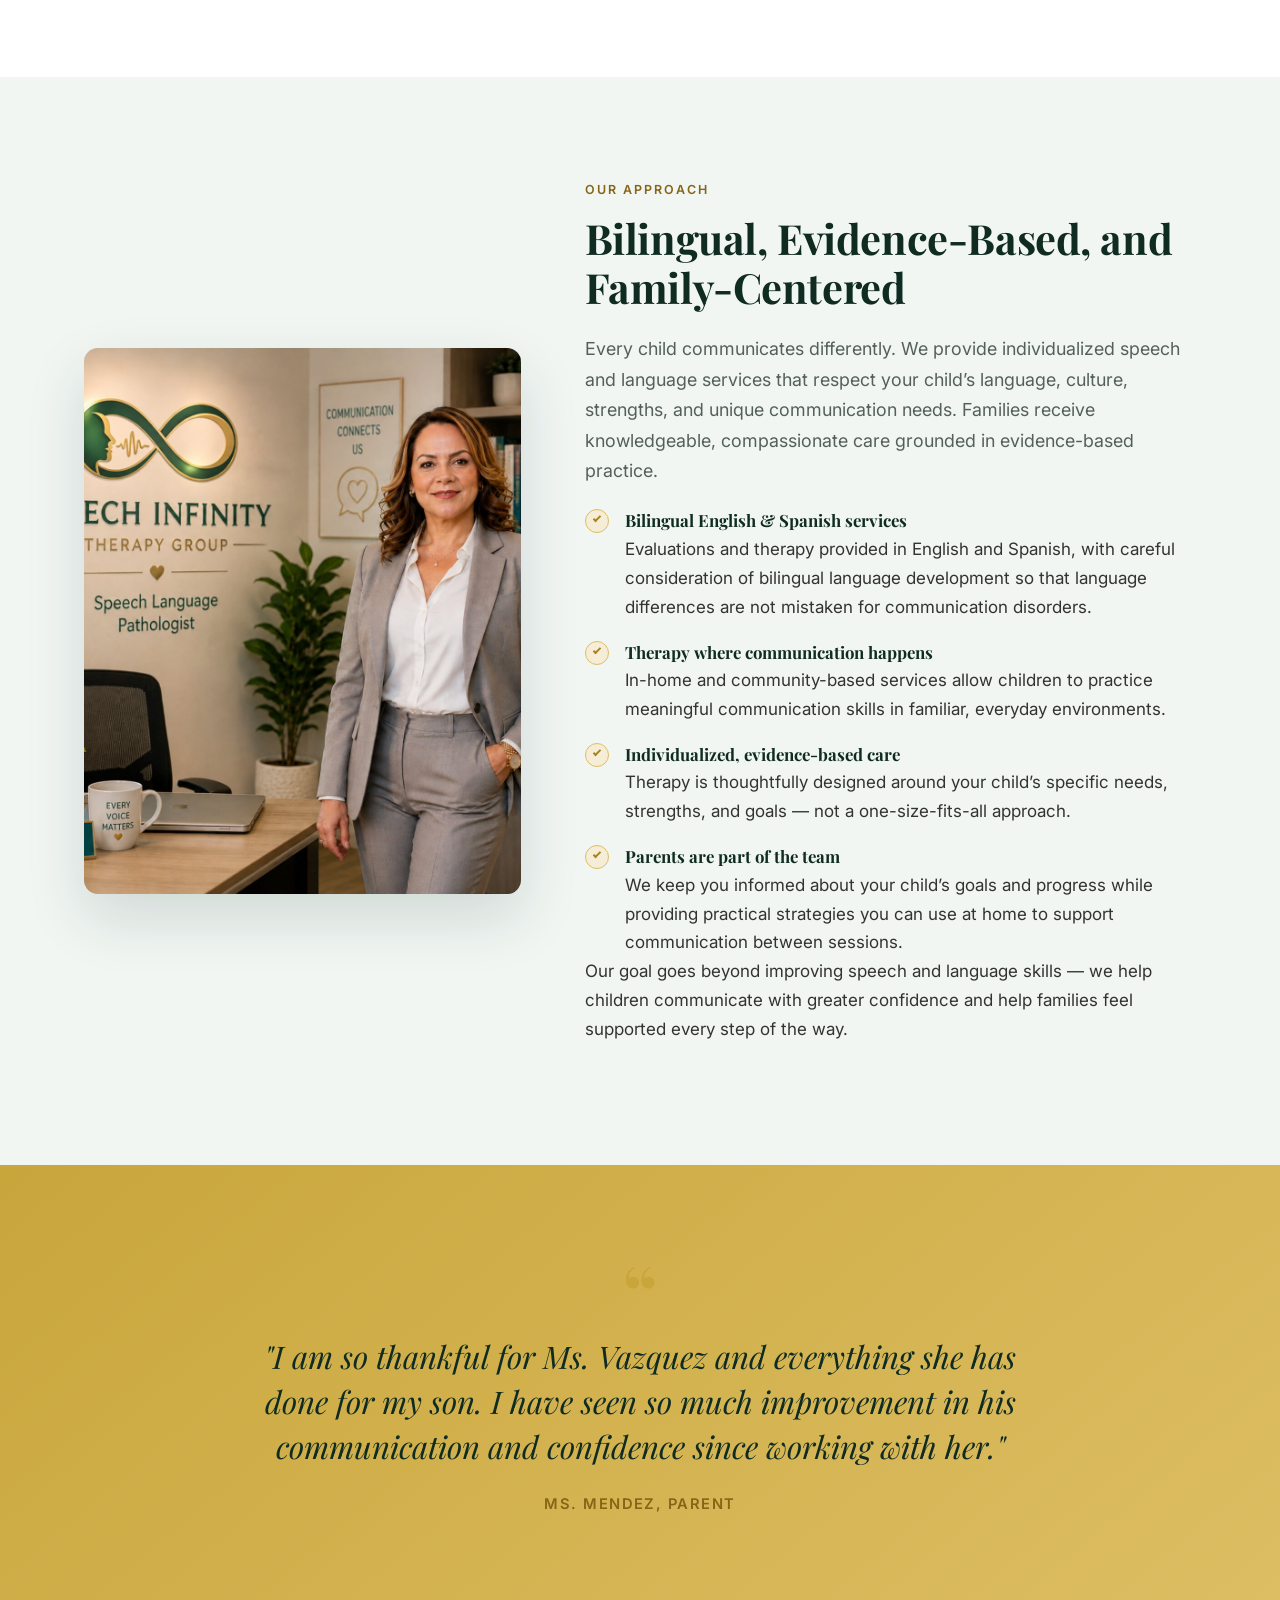
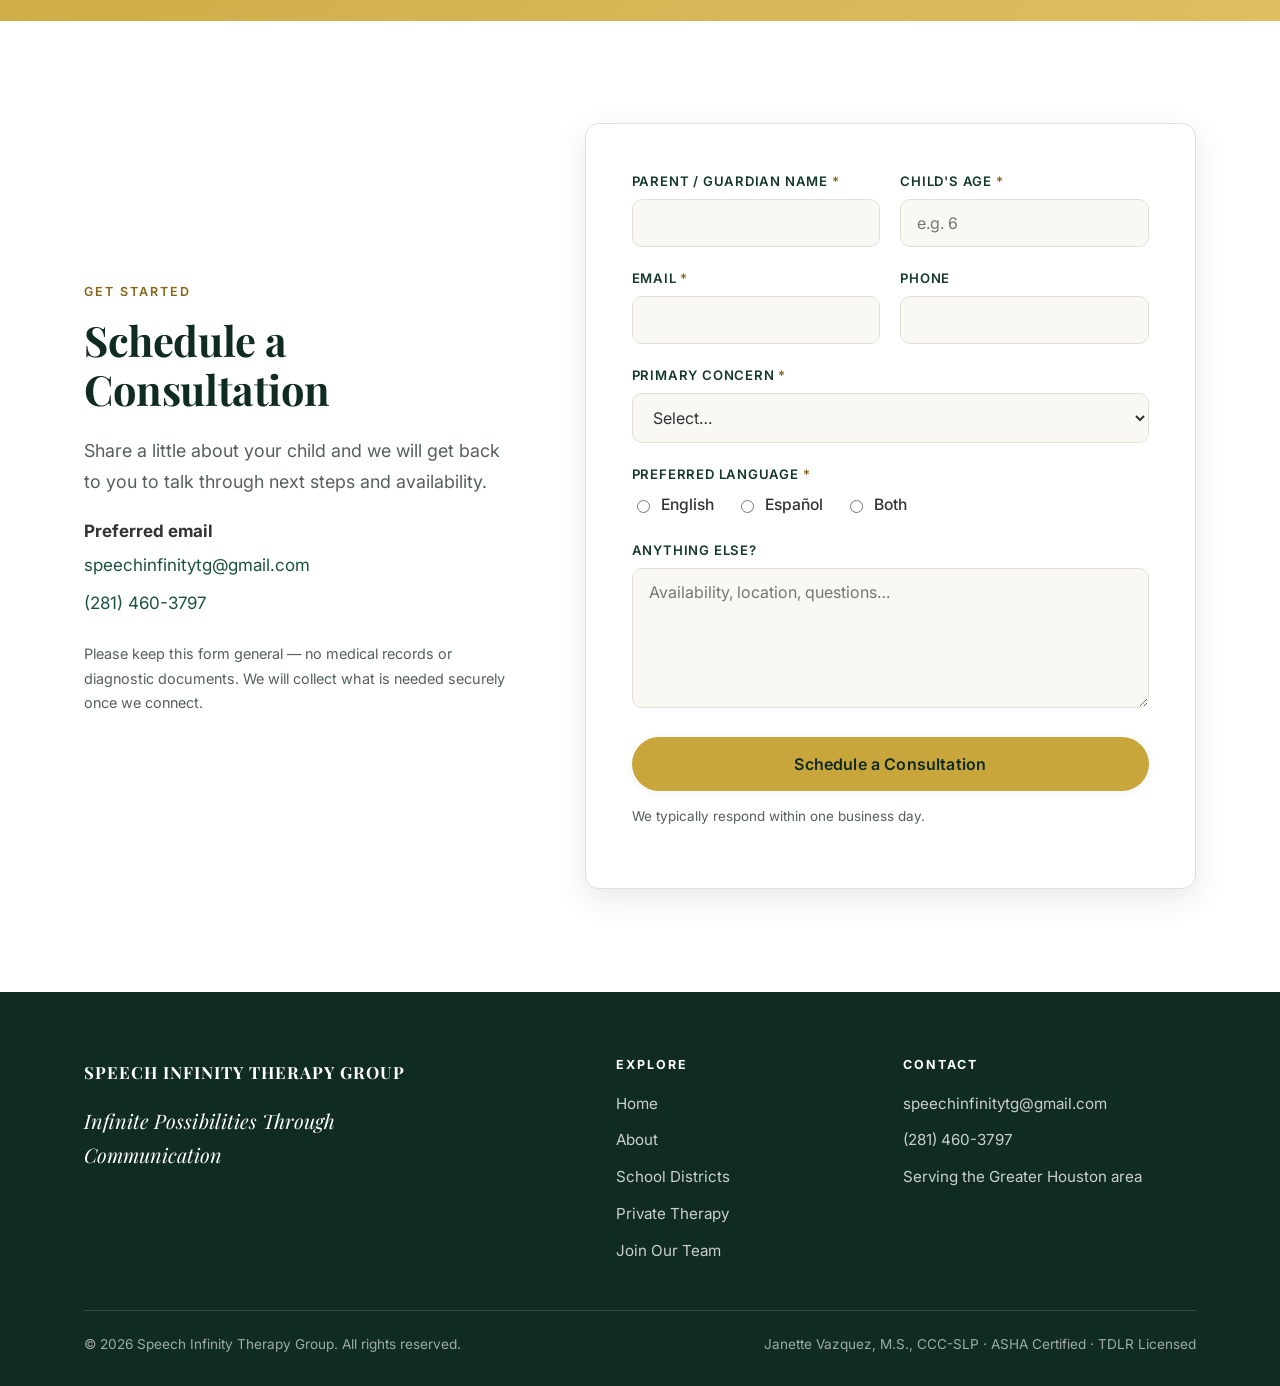
<file: private.html>
<!DOCTYPE html>
<html lang="en">
<head>
<meta charset="utf-8">
<meta name="viewport" content="width=device-width, initial-scale=1">
<title>Private Speech Therapy | Speech Infinity Therapy Group</title>
<meta name="description" content="Individualized bilingual (English/Spanish) speech therapy for children in the Greater Houston area — evaluations, articulation, language, fluency, and social communication.">
<link rel="canonical" href="https://speechinfinitytg.com/private.html">
<meta property="og:type" content="website">
<meta property="og:site_name" content="Speech Infinity Therapy Group">
<meta property="og:title" content="Private Speech Therapy | Speech Infinity Therapy Group">
<meta property="og:description" content="Individualized bilingual (English/Spanish) speech therapy for children in the Greater Houston area — evaluations, articulation, language, fluency, and social communication.">
<meta property="og:url" content="https://speechinfinitytg.com/private.html">
<meta property="og:image" content="https://speechinfinitytg.com/images/social-card.png">
<meta property="og:image:width" content="1200">
<meta property="og:image:height" content="630">
<meta property="og:locale" content="en_US">
<meta name="twitter:card" content="summary_large_image">
<meta name="twitter:title" content="Private Speech Therapy | Speech Infinity Therapy Group">
<meta name="twitter:description" content="Individualized bilingual (English/Spanish) speech therapy for children in the Greater Houston area — evaluations, articulation, language, fluency, and social communication.">
<meta name="twitter:image" content="https://speechinfinitytg.com/images/social-card.png">
<meta name="theme-color" content="#0F2B22">
<link rel="icon" href="images/favicon.png" type="image/png">
<link rel="apple-touch-icon" href="images/favicon.png">
<link rel="preconnect" href="https://fonts.googleapis.com">
<link rel="preconnect" href="https://fonts.gstatic.com" crossorigin>
<link href="https://fonts.googleapis.com/css2?family=Playfair+Display:wght@500;600;700&family=Inter:wght@400;500;600;700&display=swap" rel="stylesheet">
<link rel="stylesheet" href="css/style.css">
</head>
<body>

<a class="skip-link" href="#main">Skip to main content</a>

<header class="site-header">
  <div class="wrap nav">
    <a class="brand brand-logo" href="index.html">
      <img src="images/logo.png" alt="Speech Infinity Therapy Group">
      <span class="brand-text">
        <span class="brand-name">Speech Infinity</span>
        <span class="brand-sub">Therapy Group</span>
      </span>
    </a>
    <nav aria-label="Main"><ul class="nav-links" id="navLinks">
      <li><a href="index.html">Home</a></li>
      <li><a href="about.html">About</a></li>
      <li><a href="schools.html">School Districts</a></li>
      <li><a href="private.html" class="active" aria-current="page">Private Therapy</a></li>
      <li><a href="careers.html">Join Our Team</a></li>
      <li class="mobile-cta"><a href="#contact">Contact Us</a></li>
    </ul></nav>
    <div class="nav-cta">
      <a href="#contact" class="btn btn-gold">Contact Us</a>
      <button class="hamburger" id="hamburger" aria-label="Toggle navigation" aria-expanded="false">
        <span></span><span></span><span></span>
      </button>
    </div>
  </div>
</header>

<main id="main" tabindex="-1">

  <section class="hero page-hero">
    <div class="wrap hero-inner">
      <p class="eyebrow">For Families · Se Habla Español</p>
      <h1>Individualized Speech Therapy for Your Child's Success</h1>
      <p>Evidence-based services that build communication skills, confidence, and independence — delivered in
        your home or community, in English or Spanish.</p>
      <div class="hero-ctas">
        <a href="#contact" class="btn btn-gold btn-lg">Schedule a Consultation</a>
      </div>
    </div>
  </section>

  <!-- TREATMENT AREAS -->
  <section class="bg-white">
    <div class="wrap">
      <div class="section-head center">
        <p class="eyebrow">Treatment Areas</p>
        <h2>Where We Can Help</h2>
      </div>
      <div class="grid grid-3">

        <article class="card reveal">
          <div class="icon-badge" aria-hidden="true">
            <svg viewBox="0 0 24 24"><path d="M11 4a7 7 0 100 14 7 7 0 000-14z"/><path d="M21 21l-5-5"/></svg>
          </div>
          <h3>Comprehensive Evaluations</h3>
          <p>Full speech and language assessment with a clear written report and practical recommendations you
            can act on.</p>
        </article>

        <article class="card reveal">
          <div class="icon-badge" aria-hidden="true">
            <svg viewBox="0 0 24 24"><path d="M12 2a3 3 0 013 3v6a3 3 0 01-6 0V5a3 3 0 013-3z"/><path d="M19 10a7 7 0 01-14 0"/><path d="M12 17v5"/></svg>
          </div>
          <h3>Articulation &amp; Speech Sounds</h3>
          <p>Targeted therapy for sound errors so your child can be understood at school, at home, and with
            friends.</p>
        </article>

        <article class="card reveal">
          <div class="icon-badge" aria-hidden="true">
            <svg viewBox="0 0 24 24"><path d="M4 19.5V6a2 2 0 012-2h13v16H6a2 2 0 00-2 2z"/><path d="M9 8h7"/><path d="M9 12h5"/></svg>
          </div>
          <h3>Receptive &amp; Expressive Language</h3>
          <p>Building vocabulary, sentence structure, following directions, and the ability to say what they
            mean.</p>
        </article>

        <article class="card reveal">
          <div class="icon-badge" aria-hidden="true">
            <svg viewBox="0 0 24 24"><path d="M3 12h3l3-7 4 14 3-7h5"/></svg>
          </div>
          <h3>Fluency &amp; Stuttering</h3>
          <p>Strategies that reduce struggle and build easy, confident speech — with the whole family on the same
            page.</p>
        </article>

        <article class="card reveal">
          <div class="icon-badge" aria-hidden="true">
            <svg viewBox="0 0 24 24"><circle cx="9" cy="9" r="3"/><circle cx="17" cy="15" r="3"/><path d="M4 20a5 5 0 0110 0"/></svg>
          </div>
          <h3>Social &amp; Pragmatic Language</h3>
          <p>Conversation skills, perspective-taking, and the unwritten rules that make friendships work.</p>
        </article>

        <article class="card reveal">
          <div class="icon-badge" aria-hidden="true">
            <svg viewBox="0 0 24 24"><path d="M12 21s-7-4.5-7-10a4 4 0 017-2.6A4 4 0 0119 11c0 5.5-7 10-7 10z"/></svg>
          </div>
          <h3>Parent Consultation &amp; Home Strategies</h3>
          <p>You are with your child every day. We make sure you have the tools to keep progress going between
            sessions.</p>
        </article>

      </div>
    </div>
  </section>

  <!-- REASSURANCE -->
  <section class="bg-mint">
    <div class="wrap split">
      <div class="portrait reveal">
        <img src="images/janette-vazquez-office.jpg" width="1600" height="1200" loading="lazy" decoding="async" alt="Janette Vazquez, M.S., CCC-SLP, in the Speech Infinity Therapy Group office">
      </div>
      <div class="reveal">
        <p class="eyebrow">Our Approach</p>
        <h2>Bilingual, Evidence-Based, and Family-Centered</h2>
        <p class="lede">Every child communicates differently. We provide individualized speech and language
          services that respect your child&rsquo;s language, culture, strengths, and unique communication needs.
          Families receive knowledgeable, compassionate care grounded in evidence-based practice.</p>
        <ul class="checklist">
          <li><strong>Bilingual English &amp; Spanish services</strong>Evaluations and therapy provided in English
            and Spanish, with careful consideration of bilingual language development so that language differences
            are not mistaken for communication disorders.</li>
          <li><strong>Therapy where communication happens</strong>In-home and community-based services allow
            children to practice meaningful communication skills in familiar, everyday environments.</li>
          <li><strong>Individualized, evidence-based care</strong>Therapy is thoughtfully designed around your
            child&rsquo;s specific needs, strengths, and goals — not a one-size-fits-all approach.</li>
          <li><strong>Parents are part of the team</strong>We keep you informed about your child&rsquo;s goals and
            progress while providing practical strategies you can use at home to support communication between
            sessions.</li>
        </ul>
        <p>Our goal goes beyond improving speech and language skills — we help children communicate with greater
          confidence and help families feel supported every step of the way.</p>
      </div>
    </div>
  </section>

  <!-- PARENT TESTIMONIAL -->
  <section class="bg-gold">
    <div class="wrap quote">
      <blockquote>"I am so thankful for Ms. Vazquez and everything she has done for my son. I have seen so much
        improvement in his communication and confidence since working with her."</blockquote>
      <cite>Ms. Mendez, Parent</cite>
    </div>
  </section>

  <!-- B2C FORM -->
  <section id="contact" class="bg-white">
    <div class="wrap split">
      <div class="reveal">
        <p class="eyebrow">Get Started</p>
        <h2>Schedule a Consultation</h2>
        <p class="lede">Share a little about your child and we will get back to you to talk through next steps
          and availability.</p>
        <p><strong>Preferred email</strong><br>
          <a class="contact-link" href="mailto:speechinfinitytg@gmail.com">speechinfinitytg@gmail.com</a><br>
          <a class="contact-link" href="tel:+12814603797">(281) 460-3797</a></p>
        <p style="font-size:.9rem;color:var(--charcoal-soft)">Please keep this form general — no medical records
          or diagnostic documents. We will collect what is needed securely once we connect.</p>
      </div>

      <form class="form-panel reveal" data-form
            data-mailto="speechinfinitytg@gmail.com"
            data-subject="Private therapy inquiry"
            action="mailto:speechinfinitytg@gmail.com" method="post" enctype="text/plain">
        <input type="text" name="_gotcha" tabindex="-1" autocomplete="off" aria-hidden="true" class="hp">
        <div class="field-row">
          <div class="field">
            <label for="p-name">Parent / Guardian Name <span class="req">*</span></label>
            <input id="p-name" name="parent_name" type="text" required>
          </div>
          <div class="field">
            <label for="p-age">Child's Age <span class="req">*</span></label>
            <input id="p-age" name="child_age" type="text" required placeholder="e.g. 6">
          </div>
        </div>
        <div class="field-row">
          <div class="field">
            <label for="p-email">Email <span class="req">*</span></label>
            <input id="p-email" name="email" type="email" required>
          </div>
          <div class="field">
            <label for="p-phone">Phone</label>
            <input id="p-phone" name="phone" type="tel">
          </div>
        </div>
        <div class="field">
          <label for="p-concern">Primary Concern <span class="req">*</span></label>
          <select id="p-concern" name="concern" required>
            <option value="">Select…</option>
            <option>Articulation / speech sounds</option>
            <option>Language delay</option>
            <option>Stuttering / fluency</option>
            <option>Social communication</option>
            <option>Evaluation only</option>
            <option>Not sure — need guidance</option>
          </select>
        </div>
        <div class="field">
          <label>Preferred Language <span class="req">*</span></label>
          <div class="radio-row">
            <label><input type="radio" name="language" value="English" required> English</label>
            <label><input type="radio" name="language" value="Spanish"> Español</label>
            <label><input type="radio" name="language" value="Both"> Both</label>
          </div>
        </div>
        <div class="field">
          <label for="p-message">Anything else?</label>
          <textarea id="p-message" name="message" placeholder="Availability, location, questions…"></textarea>
        </div>
        <button type="submit" class="btn btn-gold btn-lg" style="width:100%">Schedule a Consultation</button>
        <p class="form-status" role="status" aria-live="polite"></p>
        <p class="form-note">We typically respond within one business day.</p>
      </form>
    </div>
  </section>

</main>

<footer class="site-footer">
  <div class="wrap">
    <div class="footer-grid">
      <div class="footer-brand">
        <span class="brand-name">Speech Infinity Therapy Group</span>
        <p class="footer-slogan">Infinite Possibilities Through Communication</p>
      </div>
      <div>
        <h2 class="footer-head">Explore</h2>
        <ul>
          <li><a href="index.html">Home</a></li>
          <li><a href="about.html">About</a></li>
          <li><a href="schools.html">School Districts</a></li>
          <li><a href="private.html">Private Therapy</a></li>
          <li><a href="careers.html">Join Our Team</a></li>
        </ul>
      </div>
      <div>
        <h2 class="footer-head">Contact</h2>
        <ul>
          <li><a href="mailto:speechinfinitytg@gmail.com">speechinfinitytg@gmail.com</a></li>
          <li><a href="tel:+12814603797">(281) 460-3797</a></li>
          <li>Serving the Greater Houston area</li>
        </ul>
      </div>
    </div>
    <div class="footer-bottom">
      <span>&copy; <span data-year></span> Speech Infinity Therapy Group. All rights reserved.</span>
      <span>Janette Vazquez, M.S., CCC-SLP · ASHA Certified · TDLR Licensed</span>
    </div>
  </div>
</footer>

<script src="js/main.js"></script>
<!-- Cloudflare Web Analytics -->
<script defer src="https://static.cloudflareinsights.com/beacon.min.js" data-cf-beacon='{"token": "REPLACE_WITH_CF_ANALYTICS_TOKEN"}'></script>
</body>
</html>
</file>
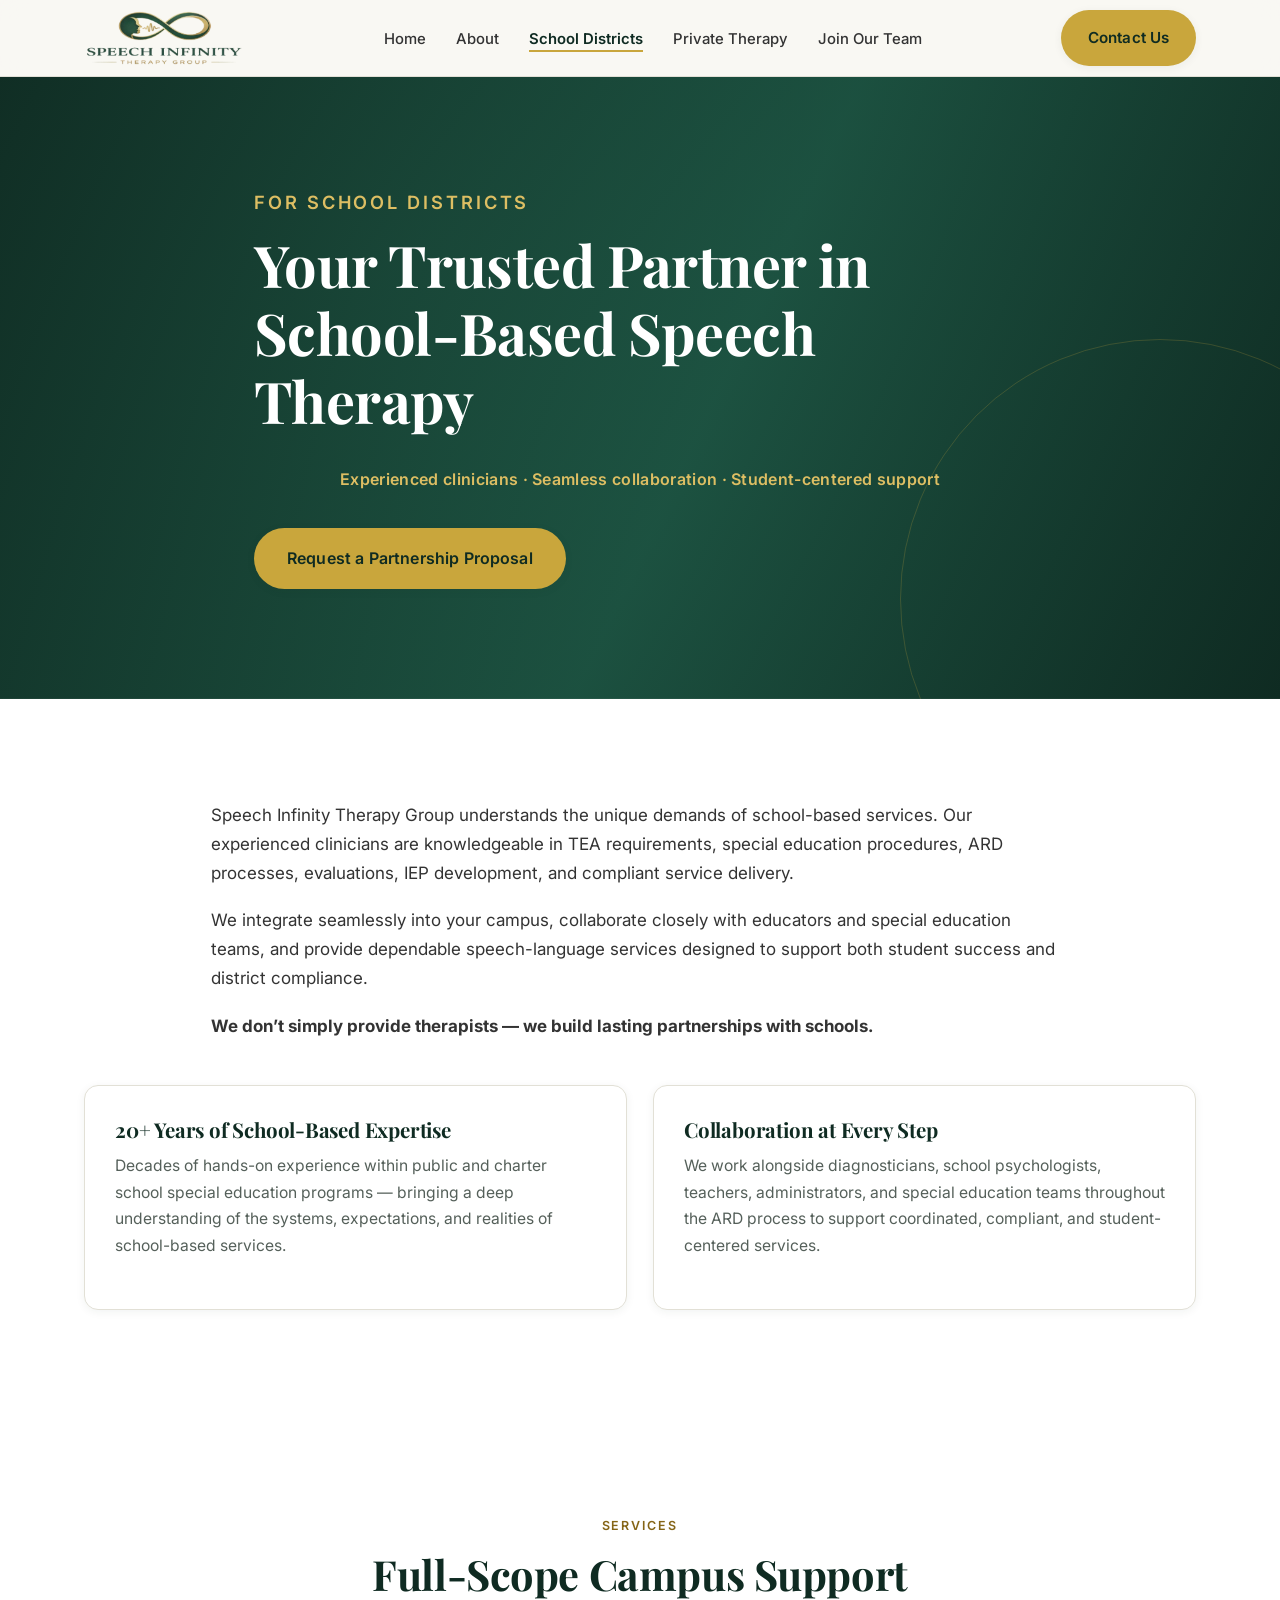
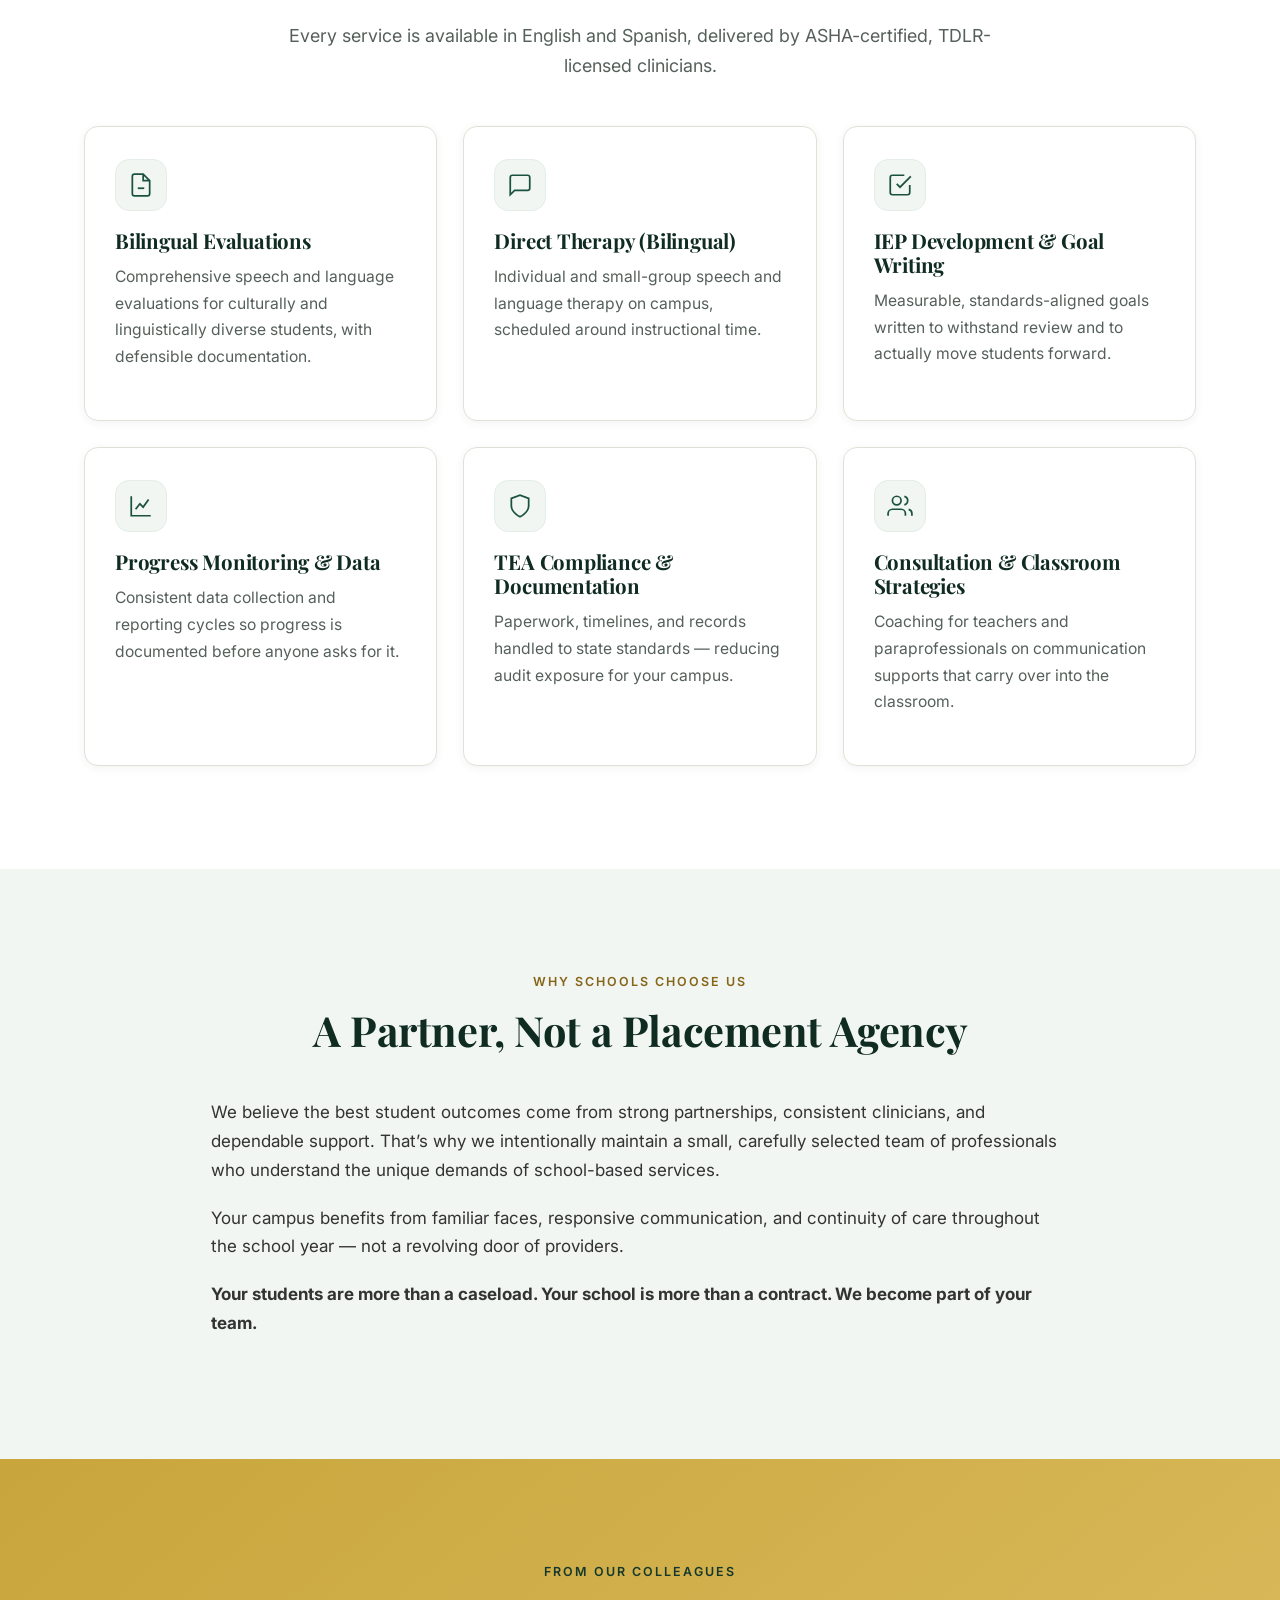
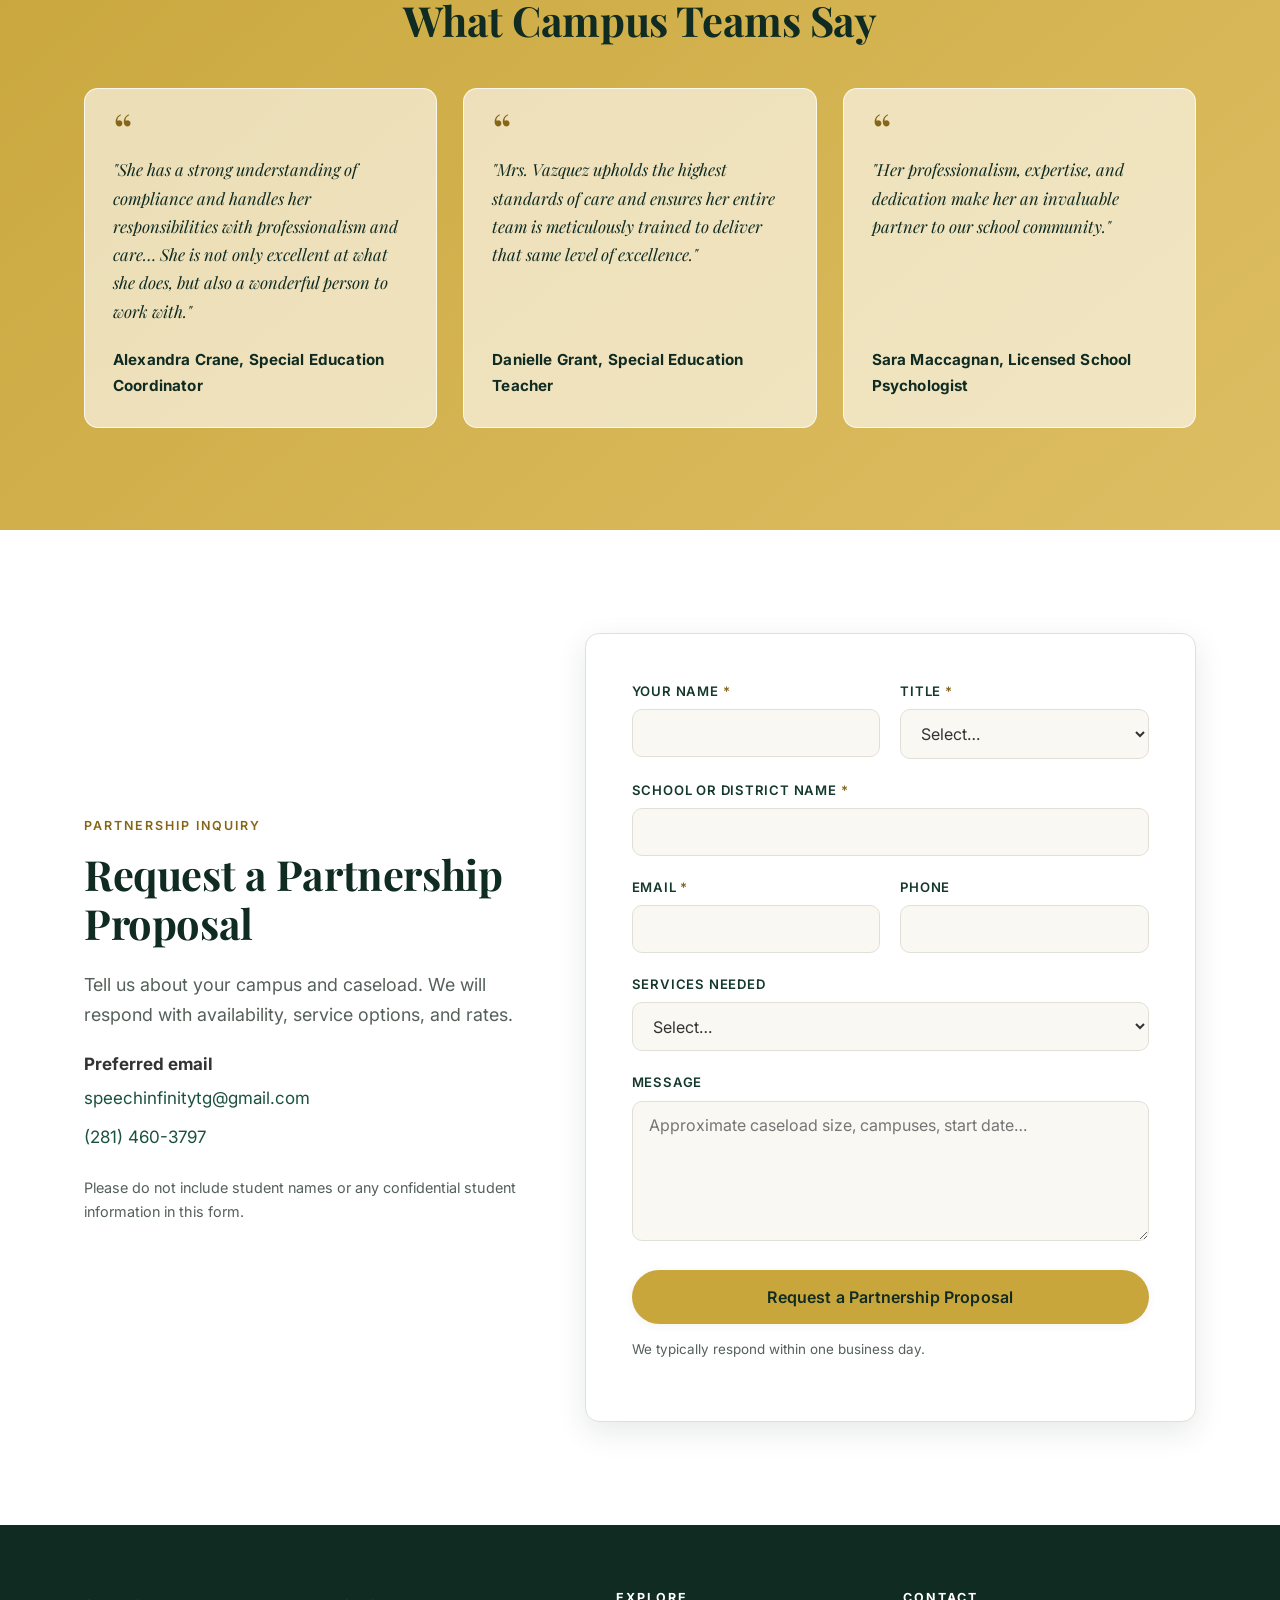
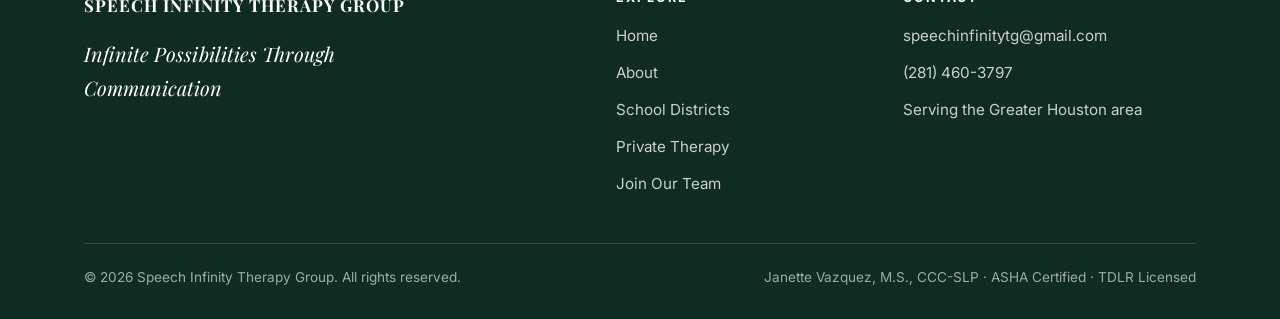
<file: schools.html>
<!DOCTYPE html>
<html lang="en">
<head>
<meta charset="utf-8">
<meta name="viewport" content="width=device-width, initial-scale=1">
<title>School District Services | Speech Infinity Therapy Group</title>
<meta name="description" content="Contracted bilingual speech-language pathology for Houston schools and districts: evaluations, direct therapy, IEP goals, ARD support, and TEA compliance documentation.">
<link rel="canonical" href="https://speechinfinitytg.com/schools.html">
<meta property="og:type" content="website">
<meta property="og:site_name" content="Speech Infinity Therapy Group">
<meta property="og:title" content="School District Services | Speech Infinity Therapy Group">
<meta property="og:description" content="Contracted bilingual speech-language pathology for Houston schools and districts: evaluations, direct therapy, IEP goals, ARD support, and TEA compliance documentation.">
<meta property="og:url" content="https://speechinfinitytg.com/schools.html">
<meta property="og:image" content="https://speechinfinitytg.com/images/social-card.png">
<meta property="og:image:width" content="1200">
<meta property="og:image:height" content="630">
<meta property="og:locale" content="en_US">
<meta name="twitter:card" content="summary_large_image">
<meta name="twitter:title" content="School District Services | Speech Infinity Therapy Group">
<meta name="twitter:description" content="Contracted bilingual speech-language pathology for Houston schools and districts: evaluations, direct therapy, IEP goals, ARD support, and TEA compliance documentation.">
<meta name="twitter:image" content="https://speechinfinitytg.com/images/social-card.png">
<meta name="theme-color" content="#0F2B22">
<link rel="icon" href="images/favicon.png" type="image/png">
<link rel="apple-touch-icon" href="images/favicon.png">
<link rel="preconnect" href="https://fonts.googleapis.com">
<link rel="preconnect" href="https://fonts.gstatic.com" crossorigin>
<link href="https://fonts.googleapis.com/css2?family=Playfair+Display:wght@500;600;700&family=Inter:wght@400;500;600;700&display=swap" rel="stylesheet">
<link rel="stylesheet" href="css/style.css">
</head>
<body>

<a class="skip-link" href="#main">Skip to main content</a>

<header class="site-header">
  <div class="wrap nav">
    <a class="brand brand-logo" href="index.html">
      <img src="images/logo.png" alt="Speech Infinity Therapy Group">
      <span class="brand-text">
        <span class="brand-name">Speech Infinity</span>
        <span class="brand-sub">Therapy Group</span>
      </span>
    </a>
    <nav aria-label="Main"><ul class="nav-links" id="navLinks">
      <li><a href="index.html">Home</a></li>
      <li><a href="about.html">About</a></li>
      <li><a href="schools.html" class="active" aria-current="page">School Districts</a></li>
      <li><a href="private.html">Private Therapy</a></li>
      <li><a href="careers.html">Join Our Team</a></li>
      <li class="mobile-cta"><a href="#contact">Contact Us</a></li>
    </ul></nav>
    <div class="nav-cta">
      <a href="#contact" class="btn btn-gold">Contact Us</a>
      <button class="hamburger" id="hamburger" aria-label="Toggle navigation" aria-expanded="false">
        <span></span><span></span><span></span>
      </button>
    </div>
  </div>
</header>

<main id="main" tabindex="-1">

  <section class="hero page-hero">
    <div class="wrap hero-inner">
      <p class="eyebrow">For School Districts</p>
      <h1>Your Trusted Partner in School-Based Speech Therapy</h1>
      <p class="hero-tags">Experienced clinicians &middot; Seamless collaboration &middot; Student-centered support</p>
      <div class="hero-ctas">
        <a href="#contact" class="btn btn-gold btn-lg">Request a Partnership Proposal</a>
      </div>
    </div>
  </section>

  <!-- INTRO -->
  <section class="bg-white">
    <div class="wrap">
      <div class="prose reveal">
        <p>Speech Infinity Therapy Group understands the unique demands of school-based services. Our experienced
          clinicians are knowledgeable in TEA requirements, special education procedures, ARD processes,
          evaluations, IEP development, and compliant service delivery.</p>
        <p>We integrate seamlessly into your campus, collaborate closely with educators and special education
          teams, and provide dependable speech-language services designed to support both student success and
          district compliance.</p>
        <p><strong>We don&rsquo;t simply provide therapists — we build lasting partnerships with schools.</strong></p>
      </div>
      <div class="grid grid-2" style="margin-top:44px">
        <article class="card reveal">
          <h3>20+ Years of School-Based Expertise</h3>
          <p>Decades of hands-on experience within public and charter school special education programs — bringing
            a deep understanding of the systems, expectations, and realities of school-based services.</p>
        </article>
        <article class="card reveal">
          <h3>Collaboration at Every Step</h3>
          <p>We work alongside diagnosticians, school psychologists, teachers, administrators, and special
            education teams throughout the ARD process to support coordinated, compliant, and student-centered
            services.</p>
        </article>
      </div>
    </div>
  </section>

  <!-- SERVICES -->
  <section class="bg-white">
    <div class="wrap">
      <div class="section-head center">
        <p class="eyebrow">Services</p>
        <h2>Full-Scope Campus Support</h2>
        <p class="lede">Every service is available in English and Spanish, delivered by ASHA-certified,
          TDLR-licensed clinicians.</p>
      </div>
      <div class="grid grid-3">

        <article class="card reveal">
          <div class="icon-badge" aria-hidden="true">
            <svg viewBox="0 0 24 24"><path d="M14 2H6a2 2 0 00-2 2v16a2 2 0 002 2h12a2 2 0 002-2V8z"/><path d="M14 2v6h6"/><path d="M9 15h6"/></svg>
          </div>
          <h3>Bilingual Evaluations</h3>
          <p>Comprehensive speech and language evaluations for culturally and linguistically diverse students,
            with defensible documentation.</p>
        </article>

        <article class="card reveal">
          <div class="icon-badge" aria-hidden="true">
            <svg viewBox="0 0 24 24"><path d="M21 15a2 2 0 01-2 2H7l-4 4V5a2 2 0 012-2h14a2 2 0 012 2z"/></svg>
          </div>
          <h3>Direct Therapy (Bilingual)</h3>
          <p>Individual and small-group speech and language therapy on campus, scheduled around instructional
            time.</p>
        </article>

        <article class="card reveal">
          <div class="icon-badge" aria-hidden="true">
            <svg viewBox="0 0 24 24"><path d="M9 11l3 3L22 4"/><path d="M21 12v7a2 2 0 01-2 2H5a2 2 0 01-2-2V5a2 2 0 012-2h11"/></svg>
          </div>
          <h3>IEP Development &amp; Goal Writing</h3>
          <p>Measurable, standards-aligned goals written to withstand review and to actually move students
            forward.</p>
        </article>

        <article class="card reveal">
          <div class="icon-badge" aria-hidden="true">
            <svg viewBox="0 0 24 24"><path d="M3 3v18h18"/><path d="M7 15l4-5 3 3 5-7"/></svg>
          </div>
          <h3>Progress Monitoring &amp; Data</h3>
          <p>Consistent data collection and reporting cycles so progress is documented before anyone asks
            for it.</p>
        </article>

        <article class="card reveal">
          <div class="icon-badge" aria-hidden="true">
            <svg viewBox="0 0 24 24"><path d="M12 22s8-4 8-10V5l-8-3-8 3v7c0 6 8 10 8 10z"/></svg>
          </div>
          <h3>TEA Compliance &amp; Documentation</h3>
          <p>Paperwork, timelines, and records handled to state standards — reducing audit exposure for your
            campus.</p>
        </article>

        <article class="card reveal">
          <div class="icon-badge" aria-hidden="true">
            <svg viewBox="0 0 24 24"><path d="M17 21v-2a4 4 0 00-4-4H5a4 4 0 00-4 4v2"/><circle cx="9" cy="7" r="4"/><path d="M23 21v-2a4 4 0 00-3-3.9"/><path d="M16 3.1a4 4 0 010 7.8"/></svg>
          </div>
          <h3>Consultation &amp; Classroom Strategies</h3>
          <p>Coaching for teachers and paraprofessionals on communication supports that carry over into the
            classroom.</p>
        </article>

      </div>
    </div>
  </section>

  <!-- WHY CHOOSE US -->
  <section class="bg-mint">
    <div class="wrap">
      <div class="section-head center">
        <p class="eyebrow">Why Schools Choose Us</p>
        <h2>A Partner, Not a Placement Agency</h2>
      </div>
      <div class="prose reveal">
        <p>We believe the best student outcomes come from strong partnerships, consistent clinicians, and
          dependable support. That&rsquo;s why we intentionally maintain a small, carefully selected team of
          professionals who understand the unique demands of school-based services.</p>
        <p>Your campus benefits from familiar faces, responsive communication, and continuity of care throughout
          the school year — not a revolving door of providers.</p>
        <p><strong>Your students are more than a caseload. Your school is more than a contract. We become part of
          your team.</strong></p>
      </div>
    </div>
  </section>

  <!-- TESTIMONIALS -->
  <section class="bg-gold">
    <div class="wrap">
      <div class="section-head center">
        <p class="eyebrow">From Our Colleagues</p>
        <h2>What Campus Teams Say</h2>
      </div>
      <div class="testimonial-grid">
        <blockquote class="testimonial reveal">
          <p>"She has a strong understanding of compliance and handles her responsibilities with professionalism
            and care… She is not only excellent at what she does, but also a wonderful person to work with."</p>
          <footer><span class="t-attrib">Alexandra Crane, Special Education Coordinator</span></footer>
        </blockquote>
        <blockquote class="testimonial reveal">
          <p>"Mrs. Vazquez upholds the highest standards of care and ensures her entire team is meticulously
            trained to deliver that same level of excellence."</p>
          <footer><span class="t-attrib">Danielle Grant, Special Education Teacher</span></footer>
        </blockquote>
        <blockquote class="testimonial reveal">
          <p>"Her professionalism, expertise, and dedication make her an invaluable partner to our school
            community."</p>
          <footer><span class="t-attrib">Sara Maccagnan, Licensed School Psychologist</span></footer>
        </blockquote>
      </div>
    </div>
  </section>

  <!-- B2B FORM -->
  <section id="contact" class="bg-white">
    <div class="wrap split">
      <div class="reveal">
        <p class="eyebrow">Partnership Inquiry</p>
        <h2>Request a Partnership Proposal</h2>
        <p class="lede">Tell us about your campus and caseload. We will respond with availability, service
          options, and rates.</p>
        <p><strong>Preferred email</strong><br>
          <a class="contact-link" href="mailto:speechinfinitytg@gmail.com">speechinfinitytg@gmail.com</a><br>
          <a class="contact-link" href="tel:+12814603797">(281) 460-3797</a></p>
        <p style="font-size:.9rem;color:var(--charcoal-soft)">Please do not include student names or any
          confidential student information in this form.</p>
      </div>

      <form class="form-panel reveal" data-form
            data-mailto="speechinfinitytg@gmail.com"
            data-subject="School / district inquiry"
            action="mailto:speechinfinitytg@gmail.com" method="post" enctype="text/plain">
        <input type="text" name="_gotcha" tabindex="-1" autocomplete="off" aria-hidden="true" class="hp">
        <div class="field-row">
          <div class="field">
            <label for="s-name">Your Name <span class="req">*</span></label>
            <input id="s-name" name="name" type="text" required>
          </div>
          <div class="field">
            <label for="s-title">Title <span class="req">*</span></label>
            <select id="s-title" name="title" required>
              <option value="">Select…</option>
              <option>Administrator / Principal</option>
              <option>Special Education Director</option>
              <option>Diagnostician</option>
              <option>Business / Procurement</option>
              <option>Other</option>
            </select>
          </div>
        </div>
        <div class="field">
          <label for="s-district">School or District Name <span class="req">*</span></label>
          <input id="s-district" name="district" type="text" required>
        </div>
        <div class="field-row">
          <div class="field">
            <label for="s-email">Email <span class="req">*</span></label>
            <input id="s-email" name="email" type="email" required>
          </div>
          <div class="field">
            <label for="s-phone">Phone</label>
            <input id="s-phone" name="phone" type="tel">
          </div>
        </div>
        <div class="field">
          <label for="s-services">Services Needed</label>
          <select id="s-services" name="services">
            <option value="">Select…</option>
            <option>Bilingual evaluations</option>
            <option>Direct therapy</option>
            <option>Evaluations + direct therapy</option>
            <option>IEP / ARD support</option>
            <option>Compliance &amp; documentation support</option>
            <option>Not sure yet</option>
          </select>
        </div>
        <div class="field">
          <label for="s-message">Message</label>
          <textarea id="s-message" name="message" placeholder="Approximate caseload size, campuses, start date…"></textarea>
        </div>
        <button type="submit" class="btn btn-gold btn-lg" style="width:100%">Request a Partnership Proposal</button>
        <p class="form-status" role="status" aria-live="polite"></p>
        <p class="form-note">We typically respond within one business day.</p>
      </form>
    </div>
  </section>

</main>

<footer class="site-footer">
  <div class="wrap">
    <div class="footer-grid">
      <div class="footer-brand">
        <span class="brand-name">Speech Infinity Therapy Group</span>
        <p class="footer-slogan">Infinite Possibilities Through Communication</p>
      </div>
      <div>
        <h2 class="footer-head">Explore</h2>
        <ul>
          <li><a href="index.html">Home</a></li>
          <li><a href="about.html">About</a></li>
          <li><a href="schools.html">School Districts</a></li>
          <li><a href="private.html">Private Therapy</a></li>
          <li><a href="careers.html">Join Our Team</a></li>
        </ul>
      </div>
      <div>
        <h2 class="footer-head">Contact</h2>
        <ul>
          <li><a href="mailto:speechinfinitytg@gmail.com">speechinfinitytg@gmail.com</a></li>
          <li><a href="tel:+12814603797">(281) 460-3797</a></li>
          <li>Serving the Greater Houston area</li>
        </ul>
      </div>
    </div>
    <div class="footer-bottom">
      <span>&copy; <span data-year></span> Speech Infinity Therapy Group. All rights reserved.</span>
      <span>Janette Vazquez, M.S., CCC-SLP · ASHA Certified · TDLR Licensed</span>
    </div>
  </div>
</footer>

<script src="js/main.js"></script>
<!-- Cloudflare Web Analytics -->
<script defer src="https://static.cloudflareinsights.com/beacon.min.js" data-cf-beacon='{"token": "REPLACE_WITH_CF_ANALYTICS_TOKEN"}'></script>
</body>
</html>
</file>
<file: css/style.css>
/* ============================================================
   Speech Infinity Therapy Group — global design system
   Green / Gold / Cream · serif headings · sans body
   ============================================================ */

:root {
  --green-900: #0F2B22;
  --green-800: #14392C;
  --green-700: #1B5140;
  --green-600: #256B54;
  --green-100: #E4EDE8;
  --green-050: #F1F6F3;

  --gold-600: #A88326;
  /* --gold-600 is only 3.5:1 on white; this is the darkest brand gold that clears
     4.5:1 on white, cream, and mint, so all small gold text uses it */
  --gold-text: #856517;
  --gold-500: #C9A63C;
  --gold-400: #DDBE63;
  --gold-100: #F6EDD6;

  --cream: #F9F8F3;
  --white: #FFFFFF;
  --charcoal: #333333;
  --charcoal-soft: #55605A;
  --line: #E2E0D6;

  --serif: "Playfair Display", Georgia, "Times New Roman", serif;
  --sans: "Inter", -apple-system, BlinkMacSystemFont, "Segoe UI", Roboto, sans-serif;

  --wrap: 1160px;
  --radius: 14px;
  --shadow-sm: 0 2px 10px rgba(15, 43, 34, .06);
  --shadow-md: 0 10px 30px rgba(15, 43, 34, .10);
  --shadow-lg: 0 24px 60px rgba(15, 43, 34, .14);
  --ease: cubic-bezier(.22, .61, .36, 1);
}

/* ---------- reset ---------- */
*, *::before, *::after { box-sizing: border-box; }
html { scroll-behavior: smooth; -webkit-text-size-adjust: 100%; }
body {
  margin: 0;
  background: var(--cream);
  color: var(--charcoal);
  font-family: var(--sans);
  font-size: 17px;
  line-height: 1.7;
  -webkit-font-smoothing: antialiased;
}
img { max-width: 100%; display: block; }
a { color: var(--green-700); text-decoration: none; }
a:hover { color: var(--gold-text); }

/* Long unbroken strings (emails, organisation names) must never widen a column
   and start the page scrolling sideways. */
p, li, td, th, blockquote, footer, cite { overflow-wrap: break-word; }

/* ---------- focus visibility ----------
   Keyboard users need to see where they are. One ring, gold on light surfaces,
   flipped to cream where gold would sit on gold. */
:focus-visible {
  outline: 3px solid var(--gold-500);
  outline-offset: 3px;
  border-radius: 4px;
}
.bg-gold :focus-visible { outline-color: var(--green-900); }
.hero :focus-visible, .bg-green :focus-visible, .site-footer :focus-visible { outline-color: var(--gold-400); }

.skip-link {
  position: absolute;
  left: 12px;
  top: -60px;
  z-index: 200;
  background: var(--green-900);
  color: #fff;
  font-weight: 600;
  font-size: .95rem;
  padding: .7rem 1.2rem;
  border-radius: 0 0 10px 10px;
  transition: top .2s var(--ease);
}
.skip-link:focus { top: 0; color: #fff; }

h1, h2, h3, h4 {
  font-family: var(--serif);
  color: var(--green-900);
  line-height: 1.18;
  margin: 0 0 .55em;
  font-weight: 700;
  letter-spacing: -.01em;
}
h1 { font-size: clamp(2.2rem, 5vw, 3.6rem); }
h2 { font-size: clamp(1.75rem, 3.4vw, 2.6rem); }
h3 { font-size: 1.28rem; }
p  { margin: 0 0 1.1em; }

.wrap { width: 100%; max-width: var(--wrap); margin: 0 auto; padding: 0 24px; }
.center { text-align: center; }
.lede { font-size: 1.12rem; color: var(--charcoal-soft); max-width: 66ch; }
.center .lede { margin-left: auto; margin-right: auto; }

.eyebrow {
  font-family: var(--sans);
  font-size: .78rem;
  font-weight: 600;
  letter-spacing: .16em;
  text-transform: uppercase;
  color: var(--gold-text);
  margin: 0 0 .8rem;
}

section { padding: clamp(56px, 8vw, 104px) 0; }
.section-head { max-width: 760px; margin-bottom: 44px; }
.section-head.center { margin-left: auto; margin-right: auto; }

/* ---------- buttons ---------- */
.btn {
  display: inline-flex;
  align-items: center;
  justify-content: center;
  gap: .5rem;
  font-family: var(--sans);
  font-size: .95rem;
  font-weight: 600;
  letter-spacing: .01em;
  padding: .85rem 1.6rem;
  border-radius: 999px;
  border: 1.5px solid transparent;
  cursor: pointer;
  transition: transform .25s var(--ease), background .25s var(--ease),
              color .25s var(--ease), border-color .25s var(--ease), box-shadow .25s var(--ease);
}
.btn:hover { transform: translateY(-2px); }
.btn-gold { background: var(--gold-500); color: var(--green-900); box-shadow: var(--shadow-sm); }
.btn-gold:hover { background: var(--gold-400); color: var(--green-900); box-shadow: var(--shadow-md); }
.btn-green { background: var(--green-700); color: #fff; }
.btn-green:hover { background: var(--green-600); color: #fff; }
.btn-outline { border-color: var(--green-700); color: var(--green-700); background: transparent; }
.btn-outline:hover { background: var(--green-700); color: #fff; }
.btn-ghost-light { border-color: rgba(255,255,255,.5); color: #fff; background: rgba(255,255,255,.06); }
.btn-ghost-light:hover { background: #fff; color: var(--green-900); border-color: #fff; }
.btn-lg { padding: 1rem 2rem; font-size: 1rem; }

.textlink {
  font-weight: 600;
  font-size: .95rem;
  color: var(--green-700);
  display: inline-flex;
  align-items: center;
  gap: .4rem;
}
.textlink::after { content: "→"; transition: transform .25s var(--ease); }
.textlink:hover::after { transform: translateX(4px); }

/* ---------- header ---------- */
.site-header {
  position: sticky;
  top: 0;
  z-index: 100;
  background: rgba(249, 248, 243, .88);
  backdrop-filter: blur(12px);
  border-bottom: 1px solid var(--line);
}
.nav {
  display: flex;
  align-items: center;
  justify-content: space-between;
  gap: 24px;
  min-height: 76px;
}
.brand { display: flex; align-items: center; gap: .7rem; }
.brand img, .brand svg { height: 46px; width: auto; }
/* client-supplied logo already contains the wordmark — show it alone */
.brand.brand-logo { gap: 0; }
.brand.brand-logo img { height: 58px; }
.brand.brand-logo .brand-text { display: none; }
.brand-text { display: flex; flex-direction: column; line-height: 1.05; }
.brand-name {
  font-family: var(--serif);
  font-size: 1.05rem;
  font-weight: 700;
  letter-spacing: .06em;
  color: var(--green-900);
  text-transform: uppercase;
}
.brand-sub {
  font-size: .62rem;
  letter-spacing: .22em;
  text-transform: uppercase;
  color: var(--gold-text);
  font-weight: 600;
}
.nav-links { display: flex; align-items: center; gap: 30px; list-style: none; margin: 0; padding: 0; }
.nav-links .mobile-cta { display: none; } /* duplicates the header button on desktop */
.nav-links a {
  font-size: .93rem;
  font-weight: 500;
  color: var(--charcoal);
  position: relative;
  padding: 4px 0;
}
.nav-links a::after {
  content: "";
  position: absolute;
  left: 0; bottom: 0;
  height: 2px; width: 0;
  background: var(--gold-500);
  transition: width .28s var(--ease);
}
.nav-links a:hover::after, .nav-links a.active::after { width: 100%; }
.nav-links a.active { color: var(--green-900); font-weight: 600; }
.nav-cta { display: flex; align-items: center; gap: 14px; }

.hamburger {
  display: none;
  background: none;
  border: 0;
  /* 44x44 minimum so the tap target clears the accessibility floor */
  width: 44px;
  height: 44px;
  padding: 8px;
  cursor: pointer;
}
.hamburger span {
  display: block;
  width: 24px; height: 2px;
  background: var(--green-900);
  margin: 5px 0;
  transition: transform .3s var(--ease), opacity .2s var(--ease);
}
.hamburger.open span:nth-child(1) { transform: translateY(7px) rotate(45deg); }
.hamburger.open span:nth-child(2) { opacity: 0; }
.hamburger.open span:nth-child(3) { transform: translateY(-7px) rotate(-45deg); }

/* ---------- hero ---------- */
.hero {
  position: relative;
  color: #fff;
  padding: clamp(90px, 13vw, 150px) 0 clamp(80px, 11vw, 130px);
  background:
    linear-gradient(115deg, rgba(15,43,34,.92) 0%, rgba(27,81,64,.80) 55%, rgba(15,43,34,.90) 100%),
    var(--hero-img, radial-gradient(circle at 30% 30%, #2c6d57, #0F2B22));
  background-size: cover;
  background-position: center;
  overflow: hidden;
}
.hero::after {
  content: "";
  position: absolute;
  right: -140px; bottom: -160px;
  width: 520px; height: 520px;
  border: 1.5px solid rgba(201, 166, 60, .22);
  border-radius: 50%;
  pointer-events: none;
}
.hero h1, .hero h2 { color: #fff; }
.hero .eyebrow { color: var(--gold-400); }
.hero p { color: rgba(255,255,255,.86); font-size: 1.14rem; max-width: 62ch; }
.hero-inner { position: relative; z-index: 1; max-width: 820px; }
.hero-ctas { display: flex; flex-wrap: wrap; gap: 14px; margin-top: 34px; }

.page-hero { padding: clamp(70px, 9vw, 110px) 0; }
.page-hero p { max-width: 64ch; }

/* home hero — deep brand green + gold, matching the logo */
.hero-home {
  background:
    linear-gradient(115deg, rgba(15,43,34,.94) 0%, rgba(27,81,64,.86) 55%, rgba(15,43,34,.94) 100%),
    var(--hero-img, radial-gradient(circle at 30% 30%, #1B5140, #0F2B22));
}
.hero-home::after { border-color: rgba(201, 166, 60, .28); }
.hero-home .eyebrow { color: var(--gold-400); }
.hero-home p { color: rgba(255,255,255,.92); }

/* the home hero is a single centred column so the headline, accent line,
   supporting copy and the three buttons all share one axis */
.hero-home .hero-inner { margin-inline: auto; text-align: center; }
.hero-home .hero-inner > p { margin-inline: auto; }
.hero-home .hero-ctas { justify-content: center; }

.hero .hero-tags {
  /* one centred line — exempt from the 62ch measure that .hero p sets, and
     allowed to shrink a little so it survives narrow phones intact */
  max-width: none;
  margin: 22px 0 0;
  text-align: center;
  color: var(--gold-400);
  font-weight: 600;
  font-size: clamp(.82rem, 2.4vw, 1rem);
  letter-spacing: .02em;
}
/* if it ever must wrap, it breaks between items — never inside one */
.hero .hero-tags span { white-space: nowrap; }
.hero-home h1 .accent {
  display: block;
  font-size: .46em;
  font-family: var(--sans);
  font-weight: 700;
  letter-spacing: .12em;
  text-transform: uppercase;
  color: var(--gold-400);
  margin-top: .7rem;
}

/* ---------- generic surfaces ---------- */
.bg-white { background: var(--white); }
.bg-mint  { background: var(--green-050); }
.bg-green { background: var(--green-900); color: rgba(255,255,255,.85); }
.bg-green h2, .bg-green h3 { color: #fff; }
.bg-gold  { background: linear-gradient(140deg, var(--gold-500), var(--gold-400)); }
.bg-gold h2, .bg-gold h3 { color: var(--green-900); }
/* gold-on-gold is unreadable — the eyebrow goes dark on this surface */
.bg-gold .eyebrow { color: var(--green-800); }

.grid { display: grid; gap: 26px; }
.grid-2 { grid-template-columns: repeat(2, 1fr); }
.grid-3 { grid-template-columns: repeat(3, 1fr); }

.card {
  background: var(--white);
  border: 1px solid var(--line);
  border-radius: var(--radius);
  padding: 32px 30px;
  box-shadow: var(--shadow-sm);
  transition: transform .3s var(--ease), box-shadow .3s var(--ease), border-color .3s var(--ease);
  display: flex;
  flex-direction: column;
}
.card:hover { transform: translateY(-5px); box-shadow: var(--shadow-md); border-color: var(--gold-400); }
.card p { color: var(--charcoal-soft); font-size: .98rem; }
.card .textlink { margin-top: auto; padding-top: 10px; }

.icon-badge {
  width: 52px; height: 52px;
  border-radius: 14px;
  background: var(--green-050);
  border: 1px solid var(--green-100);
  display: grid;
  place-items: center;
  margin-bottom: 18px;
  color: var(--green-700);
}
.icon-badge svg { width: 26px; height: 26px; stroke: currentColor; fill: none; stroke-width: 1.6; }

/* split (image + text) */
.split { display: grid; grid-template-columns: minmax(0, 5fr) minmax(0, 7fr); gap: clamp(28px, 5vw, 64px); align-items: center; }
/* long-form bio: keep the portrait pinned at the top of the text column */
.split.split-top { align-items: start; }
.split.split-top .portrait { position: sticky; top: 100px; }
.split.reverse > :first-child { order: 2; }
/* without this a fixed-width child (the Turnstile widget) widens the whole column */
.split > * { min-width: 0; }
.portrait {
  border-radius: var(--radius);
  overflow: hidden;
  box-shadow: var(--shadow-lg);
  background: var(--green-100);
  aspect-ratio: 4 / 5;
}
.portrait img { width: 100%; height: 100%; object-fit: cover; }

/* prose block (long-form copy) */
.prose { max-width: 78ch; margin: 0 auto; }
.prose p { color: var(--charcoal); }

/* checklist */
.checklist { list-style: none; margin: 0; padding: 0; display: grid; gap: 16px; }
.checklist li { position: relative; padding-left: 40px; color: var(--charcoal); }
.checklist li::before {
  content: "";
  position: absolute; left: 0; top: 3px;
  width: 24px; height: 24px;
  border-radius: 50%;
  background: var(--gold-100);
  border: 1px solid var(--gold-400);
}
.checklist li::after {
  content: "";
  position: absolute; left: 8px; top: 10px;
  width: 8px; height: 4px;
  border-left: 2px solid var(--gold-600);
  border-bottom: 2px solid var(--gold-600);
  transform: rotate(-45deg);
}
.checklist strong { display: block; color: var(--green-900); font-family: var(--serif); font-size: 1.05rem; }

/* credibility pills — the founder's headline qualifications, pulled out of the
   bio so they register before anyone reads six paragraphs */
.cred-highlights {
  list-style: none;
  margin: 0 0 1.6em;
  padding: 0;
  display: flex;
  flex-wrap: wrap;
  gap: 10px;
}
.cred-highlights li {
  display: inline-flex;
  align-items: center;
  gap: .5rem;
  background: var(--green-050);
  border: 1px solid var(--green-100);
  border-radius: 999px;
  padding: .5rem 1rem;
  font-size: .88rem;
  font-weight: 600;
  color: var(--green-800);
  line-height: 1.35;
}
/* the dot is decoration, not information — the label carries the meaning */
.cred-highlights li::before {
  content: "";
  flex: none;
  width: 7px;
  height: 7px;
  border-radius: 50%;
  background: var(--gold-500);
}

/* credentials — a card list rather than a table, so nothing scrolls sideways
   on a phone and the credential reads above its issuing body */
/* Credentials read as a typeset list, not a card grid — hairline rules and
   type do the separating, so nothing is boxed, shadowed, or badged. */
.creds {
  list-style: none;
  margin: 0;
  padding: 0;
  display: grid;
  grid-template-columns: repeat(2, minmax(0, 1fr));
  column-gap: 56px;
}
.creds li {
  padding: 20px 2px;
  border-top: 1px solid rgba(15, 43, 34, .12);
}
.creds .cred-name {
  display: block;
  font-family: var(--serif);
  font-size: 1.12rem;
  font-weight: 600;
  color: var(--green-900);
  line-height: 1.3;
  margin-bottom: 4px;
}
.creds .cred-issuer {
  display: block;
  font-size: .93rem;
  color: var(--charcoal-soft);
  line-height: 1.5;
}
.creds .cred-note {
  display: inline-block;
  margin-top: 4px;
  font-size: .78rem;
  font-weight: 600;
  letter-spacing: .08em;
  text-transform: uppercase;
  color: var(--gold-text);
}

/* quote */
.quote { max-width: 860px; margin: 0 auto; text-align: center; }
.quote::before {
  content: "\201C";
  display: block;
  font-family: var(--serif);
  font-size: 5rem;
  line-height: .6;
  color: var(--gold-500);
  margin-bottom: 18px;
  font-weight: 600;
}
.quote blockquote {
  margin: 0 0 20px;
  font-family: var(--serif);
  font-size: clamp(1.3rem, 2.7vw, 1.95rem);
  line-height: 1.45;
  color: var(--green-900);
  font-style: italic;
}
.quote cite { font-style: normal; font-weight: 600; font-size: .92rem; letter-spacing: .1em; text-transform: uppercase; color: var(--gold-text); }

/* testimonials */
.testimonial-grid { display: grid; grid-template-columns: repeat(3, 1fr); gap: 26px; }
.testimonial {
  background: rgba(255,255,255,.62);
  border: 1px solid rgba(255,255,255,.75);
  border-radius: var(--radius);
  padding: 28px;
  margin: 0;
  min-width: 0;
  display: flex;
  flex-direction: column;
}
.testimonial::before {
  content: "\201C";
  display: block;
  font-family: var(--serif);
  font-size: 3rem;
  line-height: .5;
  color: var(--gold-text);
  margin-bottom: 14px;
}
.testimonial p { font-family: var(--serif); font-style: italic; font-size: 1.04rem; color: var(--green-900); }
.testimonial footer { margin-top: auto; padding-top: 4px; }
/* The attribution is a role, not a name — the named reviewers are anonymised
   and submitted reviews may be too. .t-detail is the optional second line for
   a reviewer who chose to be credited by name. */
.testimonial .t-attrib {
  display: block;
  font-size: .95rem;
  font-weight: 700;
  color: var(--green-900);
  letter-spacing: .01em;
}
.testimonial .t-detail {
  display: block;
  font-size: .82rem;
  font-weight: 600;
  letter-spacing: .08em;
  text-transform: uppercase;
  color: var(--green-700);
  margin-top: 2px;
}

/* tables */
.table-wrap { overflow-x: auto; border: 1px solid var(--line); border-radius: var(--radius); background: var(--white); box-shadow: var(--shadow-sm); }
table { width: 100%; border-collapse: collapse; min-width: 560px; }
th, td { text-align: left; padding: 16px 22px; border-bottom: 1px solid var(--line); font-size: .97rem; vertical-align: top; }
thead th {
  background: var(--green-900);
  color: #fff;
  font-family: var(--sans);
  font-size: .78rem;
  letter-spacing: .12em;
  text-transform: uppercase;
  font-weight: 600;
  border-bottom: 0;
}
tbody tr:last-child td { border-bottom: 0; }
tbody tr:nth-child(even) { background: var(--green-050); }
td strong { color: var(--green-900); }
.rate { font-family: var(--serif); font-size: 1.25rem; color: var(--gold-text); font-weight: 700; white-space: nowrap; }

/* ---------- forms ---------- */
.form-panel {
  background: var(--white);
  border: 1px solid var(--line);
  border-radius: var(--radius);
  padding: clamp(20px, 4vw, 46px);
  box-shadow: var(--shadow-md);
}
.field { margin-bottom: 20px; }
.field label {
  display: block;
  font-size: .82rem;
  font-weight: 600;
  letter-spacing: .06em;
  text-transform: uppercase;
  color: var(--green-800);
  margin-bottom: 7px;
}
.field .req { color: var(--gold-text); }
input, select, textarea {
  width: 100%;
  font-family: var(--sans);
  font-size: 1rem;
  color: var(--charcoal);
  background: var(--cream);
  border: 1.5px solid var(--line);
  border-radius: 10px;
  padding: .8rem 1rem;
  transition: border-color .2s var(--ease), box-shadow .2s var(--ease), background .2s var(--ease);
}
textarea { min-height: 140px; resize: vertical; }
input:focus, select:focus, textarea:focus {
  outline: none;
  background: var(--white);
  border-color: var(--green-600);
  box-shadow: 0 0 0 4px rgba(37, 107, 84, .12);
}
input[type="file"] { padding: .65rem; background: var(--white); }
.field-row { display: grid; grid-template-columns: 1fr 1fr; gap: 20px; }
/* Honeypot — off-screen for sighted users, hidden from assistive tech.
   Bots that fill every field give themselves away. */
.hp {
  position: absolute;
  left: -9999px;
  width: 1px;
  height: 1px;
  opacity: 0;
  pointer-events: none;
}
.cf-turnstile { margin-top: 20px; max-width: 100%; overflow-x: auto; }

/* stacked contact links need a real tap target — they are not inline in a sentence */
.contact-link { display: inline-block; padding: 5px 0; }
.form-note { font-size: .84rem; color: var(--charcoal-soft); margin-top: 14px; }
.form-status { margin-top: 16px; font-size: .93rem; font-weight: 600; display: none; }
.form-status.ok { display: block; color: var(--green-700); }
.form-status.err { display: block; color: #A3392B; }

/* fieldset used as a form field — strip the browser's default chrome */
.fieldset { border: 0; padding: 0; margin: 0 0 20px; min-width: 0; }
.fieldset legend {
  padding: 0;
  font-size: .82rem;
  font-weight: 600;
  letter-spacing: .06em;
  text-transform: uppercase;
  color: var(--green-800);
  margin-bottom: 10px;
}
/* one choice per line: these options are sentences, not one-word labels */
.radio-stack { display: grid; gap: 10px; }
.field .radio-stack label {
  display: grid;
  text-transform: none;
  letter-spacing: 0;
  font-weight: 400;
  color: var(--charcoal);
  margin-bottom: 0;
  grid-template-columns: auto 1fr;
  gap: .7rem;
  align-items: start;
  background: var(--cream);
  border: 1.5px solid var(--line);
  border-radius: 10px;
  padding: .8rem 1rem;
  font-size: .93rem;
  line-height: 1.45;
  cursor: pointer;
  transition: border-color .2s var(--ease), background .2s var(--ease);
}
.field .radio-stack label:hover { border-color: var(--green-600); }
.field .radio-stack input { width: auto; margin-top: .3rem; }
.field .radio-stack strong { color: var(--green-900); }
.field .radio-stack input:focus-visible { outline-offset: 2px; }

.field label.consent {
  display: grid;
  grid-template-columns: auto 1fr;
  gap: .7rem;
  align-items: start;
  text-transform: none;
  letter-spacing: 0;
  font-size: .93rem;
  font-weight: 400;
  line-height: 1.5;
  color: var(--charcoal);
  cursor: pointer;
  margin-bottom: 0;
}
.field label.consent input { width: auto; margin-top: .25rem; }

.radio-row { display: flex; gap: 22px; flex-wrap: wrap; }
.radio-row label {
  display: flex; align-items: center; gap: .5rem;
  text-transform: none; letter-spacing: 0; font-size: .98rem;
  font-weight: 500; color: var(--charcoal); margin: 0;
}
.radio-row input { width: auto; }

/* CTA band */
.cta-band { text-align: center; }
.cta-band h2 { color: #fff; }
.cta-band p { color: rgba(255,255,255,.82); max-width: 60ch; margin-inline: auto; }
.cta-band .hero-ctas { justify-content: center; }

/* ---------- footer ---------- */
.site-footer { background: var(--green-900); color: rgba(255,255,255,.78); padding: 66px 0 0; }
.footer-grid { display: grid; grid-template-columns: 2fr 1fr 1.2fr; gap: 44px; padding-bottom: 46px; }
.site-footer .footer-head {
  color: #fff;
  font-family: var(--sans);
  font-size: .78rem;
  letter-spacing: .16em;
  text-transform: uppercase;
  margin-bottom: 18px;
}
.site-footer a { color: rgba(255,255,255,.78); }
.site-footer a:hover { color: var(--gold-400); }
.site-footer ul { list-style: none; margin: 0; padding: 0; display: grid; gap: 11px; font-size: .95rem; }
.footer-slogan {
  font-family: var(--serif);
  font-style: italic;
  font-size: 1.25rem;
  color: #fff;
  margin: 16px 0 0;
  max-width: 30ch;
}
.footer-brand .brand-name { color: #fff; }
.footer-bottom {
  border-top: 1px solid rgba(255,255,255,.14);
  padding: 22px 0 30px;
  display: flex;
  justify-content: space-between;
  flex-wrap: wrap;
  gap: 10px;
  font-size: .85rem;
  color: rgba(255,255,255,.6);
}

/* ---------- scroll reveal ---------- */
.reveal { opacity: 0; transform: translateY(22px); transition: opacity .7s var(--ease), transform .7s var(--ease); }
.reveal.in { opacity: 1; transform: none; }

/* ---------- responsive ---------- */
@media (max-width: 940px) {
  .grid-3, .testimonial-grid { grid-template-columns: 1fr 1fr; }
  .creds { grid-template-columns: 1fr; }
  .footer-grid { grid-template-columns: 1fr 1fr; }
  .split { grid-template-columns: 1fr; }
  .split.reverse > :first-child { order: 0; }
  .portrait { max-width: 420px; aspect-ratio: 1 / 1; }
}
@media (max-width: 820px) {
  .hamburger { display: block; }
  .nav-cta .btn { display: none; }
  .nav-links {
    position: absolute;
    top: 100%; left: 0; right: 0;
    flex-direction: column;
    align-items: stretch;
    gap: 0;
    background: var(--cream);
    border-bottom: 1px solid var(--line);
    box-shadow: var(--shadow-md);
    max-height: 0;
    overflow: hidden;
    transition: max-height .35s var(--ease);
  }
  .nav-links.open { max-height: 460px; }
  .nav-links li { border-top: 1px solid var(--line); }
  .nav-links a { display: block; padding: 16px 24px; font-size: 1rem; }
  .nav-links a::after { display: none; }
  .nav-links .mobile-cta { display: block; }
  .nav-links .mobile-cta a { color: var(--gold-text); font-weight: 700; }
}
@media (max-width: 640px) {
  body { font-size: 16px; }
  .grid-2, .grid-3, .testimonial-grid, .field-row, .footer-grid, .creds { grid-template-columns: 1fr; }
  .hero-ctas .btn { width: 100%; }
}

@media (prefers-reduced-motion: reduce) {
  * { animation: none !important; transition: none !important; }
  .reveal { opacity: 1; transform: none; }
}
</file>
